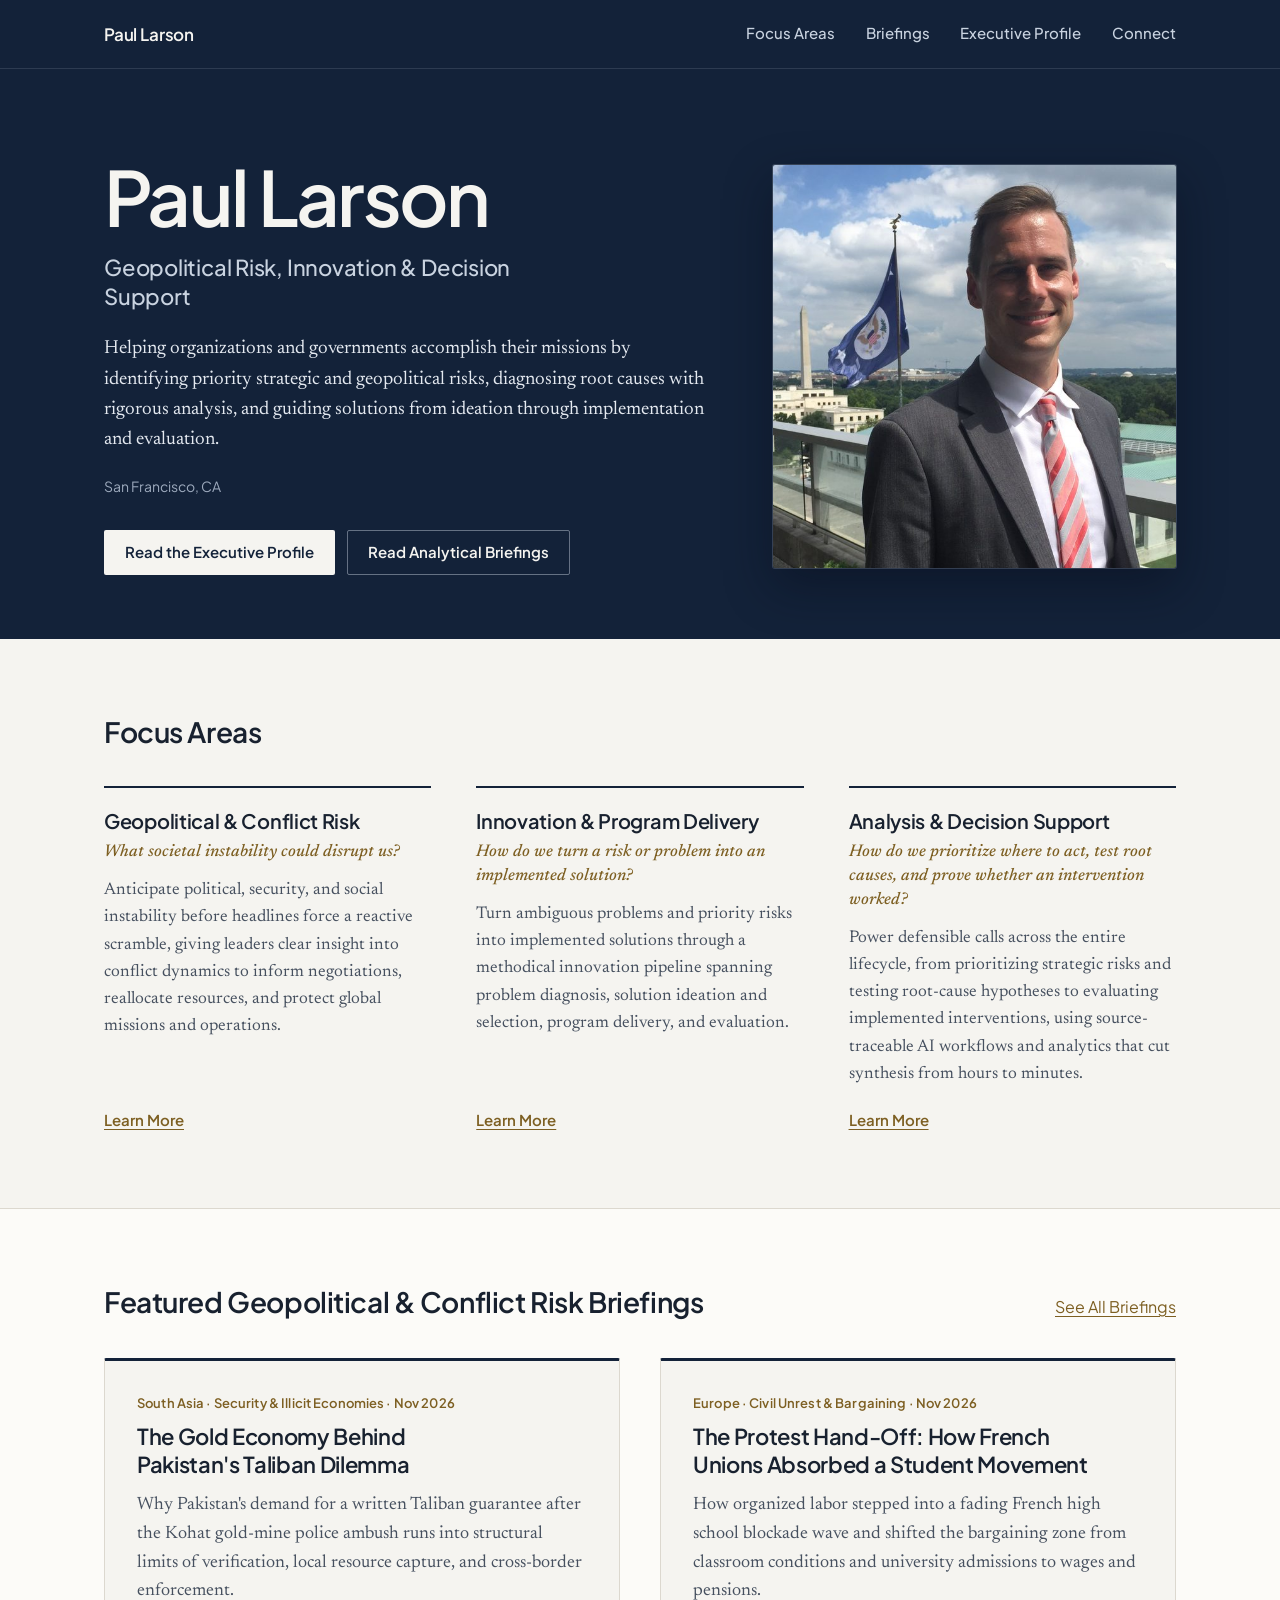
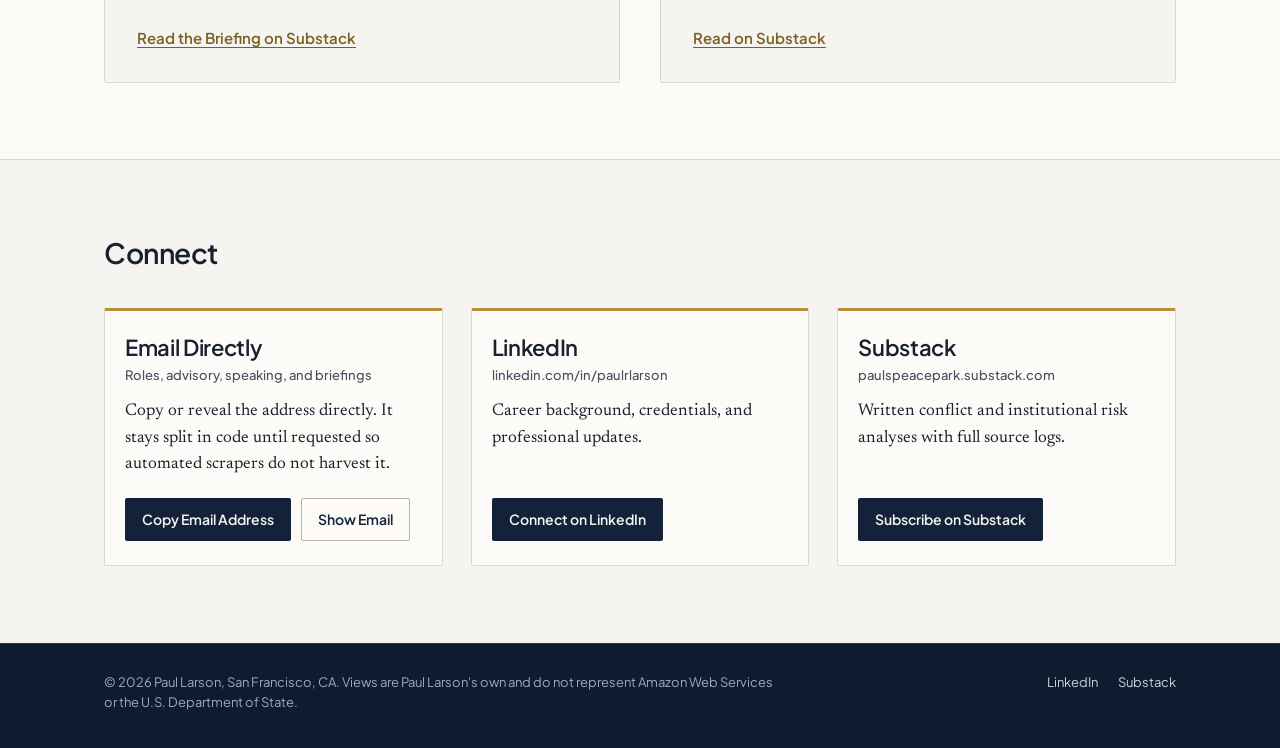
<file: index.html>
<!DOCTYPE html>
<html lang="en">
<head>
  <meta charset="utf-8">
  <meta name="viewport" content="width=device-width, initial-scale=1">
  <title>Paul Larson | Geopolitical Risk, Innovation &amp; Decision Support</title>
  <meta name="description" content="Helping organizations and governments accomplish their missions through strategic and geopolitical risk analysis, methodical innovation, and source-traceable decision support.">
  <meta name="author" content="Paul Larson">
  <meta property="og:title" content="Paul Larson | Geopolitical Risk, Innovation &amp; Decision Support">
  <meta property="og:description" content="Helping organizations and governments accomplish their missions through strategic and geopolitical risk analysis, methodical innovation, and source-traceable decision support.">
  <meta property="og:type" content="website">
  <meta property="og:site_name" content="Paul Larson">
  <meta property="og:image" content="https://paulrlarson.github.io/assets/paul-larson.jpg">
  <meta property="og:url" content="https://paulrlarson.github.io/">
  <meta name="twitter:card" content="summary">
  <meta name="theme-color" content="#132239">
  <link rel="canonical" href="https://paulrlarson.github.io/">
  <link rel="icon" href="assets/favicon.svg" type="image/svg+xml">
  <link rel="preconnect" href="https://fonts.googleapis.com">
  <link rel="preconnect" href="https://fonts.gstatic.com" crossorigin>
  <link rel="stylesheet" href="https://fonts.googleapis.com/css2?family=Newsreader:ital,opsz,wght@0,6..72,400;0,6..72,500;1,6..72,400&amp;family=Plus+Jakarta+Sans:wght@400;500;600&amp;display=swap">
  <link rel="stylesheet" href="assets/styles.css">
  <script>document.documentElement.classList.add("js");</script>
  <script src="site-config.js" defer></script>
  <script src="assets/main.js" defer></script>
</head>
<body>
  <a class="skip-link" href="#main">Skip to Content</a>
  <header class="site-header">
    <div class="wrap">
      <a class="wordmark" href="index.html">Paul Larson</a>
      <button class="nav-toggle" type="button" aria-expanded="false" aria-controls="site-nav">Menu</button>
      <nav id="site-nav" class="site-nav" aria-label="Main">
        <ul>
          <li><a href="methodology.html">Focus Areas</a></li>
          <li><a href="briefings.html">Briefings</a></li>
          <li><a href="about.html">Executive Profile</a></li>
          <li><a href="contact.html">Connect</a></li>
        </ul>
      </nav>
    </div>
  </header>
  <main id="main">
    <section class="hero">
      <div class="wrap">
        <div class="hero-text">
          <h1 class="hero-name">Paul Larson</h1>
          <p class="hero-headline">Geopolitical Risk, Innovation &amp; Decision Support</p>
          <p class="hero-sub">Helping organizations and governments accomplish their missions by identifying priority strategic and geopolitical risks, diagnosing root causes with rigorous analysis, and guiding solutions from ideation through implementation and evaluation.</p>
          <p class="hero-location">San Francisco, CA</p>
          <div class="btn-row">
            <a class="btn btn-light" href="about.html">Read the Executive Profile</a>
            <a class="btn btn-outline-light" href="briefings.html">Read Analytical Briefings</a>
          </div>
        </div>
        <figure class="hero-photo">
          <img src="assets/paul-larson.jpg" srcset="assets/paul-larson-640.jpg 640w, assets/paul-larson.jpg 1200w" sizes="(max-width: 960px) 256px, 480px" width="1200" height="1200" fetchpriority="high" alt="Paul Larson on a rooftop terrace in Washington, DC, with the Washington Monument and a U.S. Department of State flag behind him">
        </figure>
      </div>
    </section>

    <section class="section" aria-labelledby="focus-title">
      <div class="wrap">
        <div class="section-head">
          <h2 id="focus-title">Focus Areas</h2>
        </div>
        <div class="method-columns">
          <article>
            <h3>Geopolitical &amp; Conflict Risk</h3>
            <p class="method-question">What societal instability could disrupt us?</p>
            <p>Anticipate political, security, and social instability before headlines force a reactive scramble, giving leaders clear insight into conflict dynamics to inform negotiations, reallocate resources, and protect global missions and operations.</p>
            <a class="text-link" href="methodology.html#geopolitical-risk" aria-label="Learn more about Geopolitical &amp; Conflict Risk">Learn More</a>
          </article>
          <article>
            <h3>Innovation &amp; Program Delivery</h3>
            <p class="method-question">How do we turn a risk or problem into an implemented solution?</p>
            <p>Turn ambiguous problems and priority risks into implemented solutions through a methodical innovation pipeline spanning problem diagnosis, solution ideation and selection, program delivery, and evaluation.</p>
            <a class="text-link" href="methodology.html#innovation" aria-label="Learn more about Innovation &amp; Program Delivery">Learn More</a>
          </article>
          <article>
            <h3>Analysis &amp; Decision Support</h3>
            <p class="method-question">How do we prioritize where to act, test root causes, and prove whether an intervention worked?</p>
            <p>Power defensible calls across the entire lifecycle, from prioritizing strategic risks and testing root-cause hypotheses to evaluating implemented interventions, using source-traceable AI workflows and analytics that cut synthesis from hours to minutes.</p>
            <a class="text-link" href="methodology.html#decision-support" aria-label="Learn more about Analysis &amp; Decision Support">Learn More</a>
          </article>
        </div>
      </div>
    </section>

    <section class="section section-raised" aria-labelledby="briefings-title">
      <div class="wrap">
        <div class="section-head">
          <h2 id="briefings-title">Featured Geopolitical &amp; Conflict Risk Briefings</h2>
          <a class="text-link" href="briefings.html">See All Briefings</a>
        </div>
        <div class="briefing-grid" data-briefings="featured">
          <noscript><p class="prose">The briefings list requires JavaScript. Read published analyses directly on <a href="https://paulspeacepark.substack.com">Substack</a>.</p></noscript>
        </div>
      </div>
    </section>

    <section class="section connect" aria-labelledby="connect-title">
      <div class="wrap">
        <div class="section-head">
          <h2 id="connect-title">Connect</h2>
        </div>
        <div class="connect-grid">
          <article class="connect-card">
            <h3>Email Directly</h3>
            <p class="connect-id">Roles, advisory, speaking, and briefings</p>
            <p class="connect-desc">Copy or reveal the address directly. It stays split in code until requested so automated scrapers do not harvest it.</p>
            <div class="btn-row">
              <button class="btn btn-dark" type="button" data-email-copy>Copy Email Address</button>
              <button class="btn btn-outline-dark" type="button" data-email-reveal aria-controls="email-out">Show Email</button>
            </div>
            <p id="email-out" class="email-reveal" hidden></p>
            <p id="email-copy-status" class="form-status" role="status" aria-live="polite"></p>
          </article>
          <article class="connect-card">
            <h3>LinkedIn</h3>
            <p class="connect-id" data-linkedin-display></p>
            <p class="connect-desc">Career background, credentials, and professional updates.</p>
            <a class="btn btn-dark" href="https://www.linkedin.com/in/paulrlarson" data-linkedin-link target="_blank" rel="noopener">Connect on LinkedIn</a>
          </article>
          <article class="connect-card">
            <h3>Substack</h3>
            <p class="connect-id" data-substack-display></p>
            <p class="connect-desc">Written conflict and institutional risk analyses with full source logs.</p>
            <a class="btn btn-dark" href="https://paulspeacepark.substack.com/subscribe" data-substack-subscribe target="_blank" rel="noopener">Subscribe on Substack</a>
          </article>
        </div>
      </div>
    </section>
  </main>

  <footer class="site-footer">
    <div class="footer-base">
      <div class="wrap">
        <p>&copy; <span data-year>2026</span> Paul Larson, San Francisco, CA. Views are Paul Larson's own and do not represent Amazon Web Services or the U.S. Department of State.</p>
        <div class="footer-links">
          <a href="https://www.linkedin.com/in/paulrlarson" data-linkedin-link target="_blank" rel="noopener">LinkedIn</a>
          <a href="https://paulspeacepark.substack.com" data-substack-link target="_blank" rel="noopener">Substack</a>
        </div>
      </div>
    </div>
  </footer>
</body>
</html>
</file>
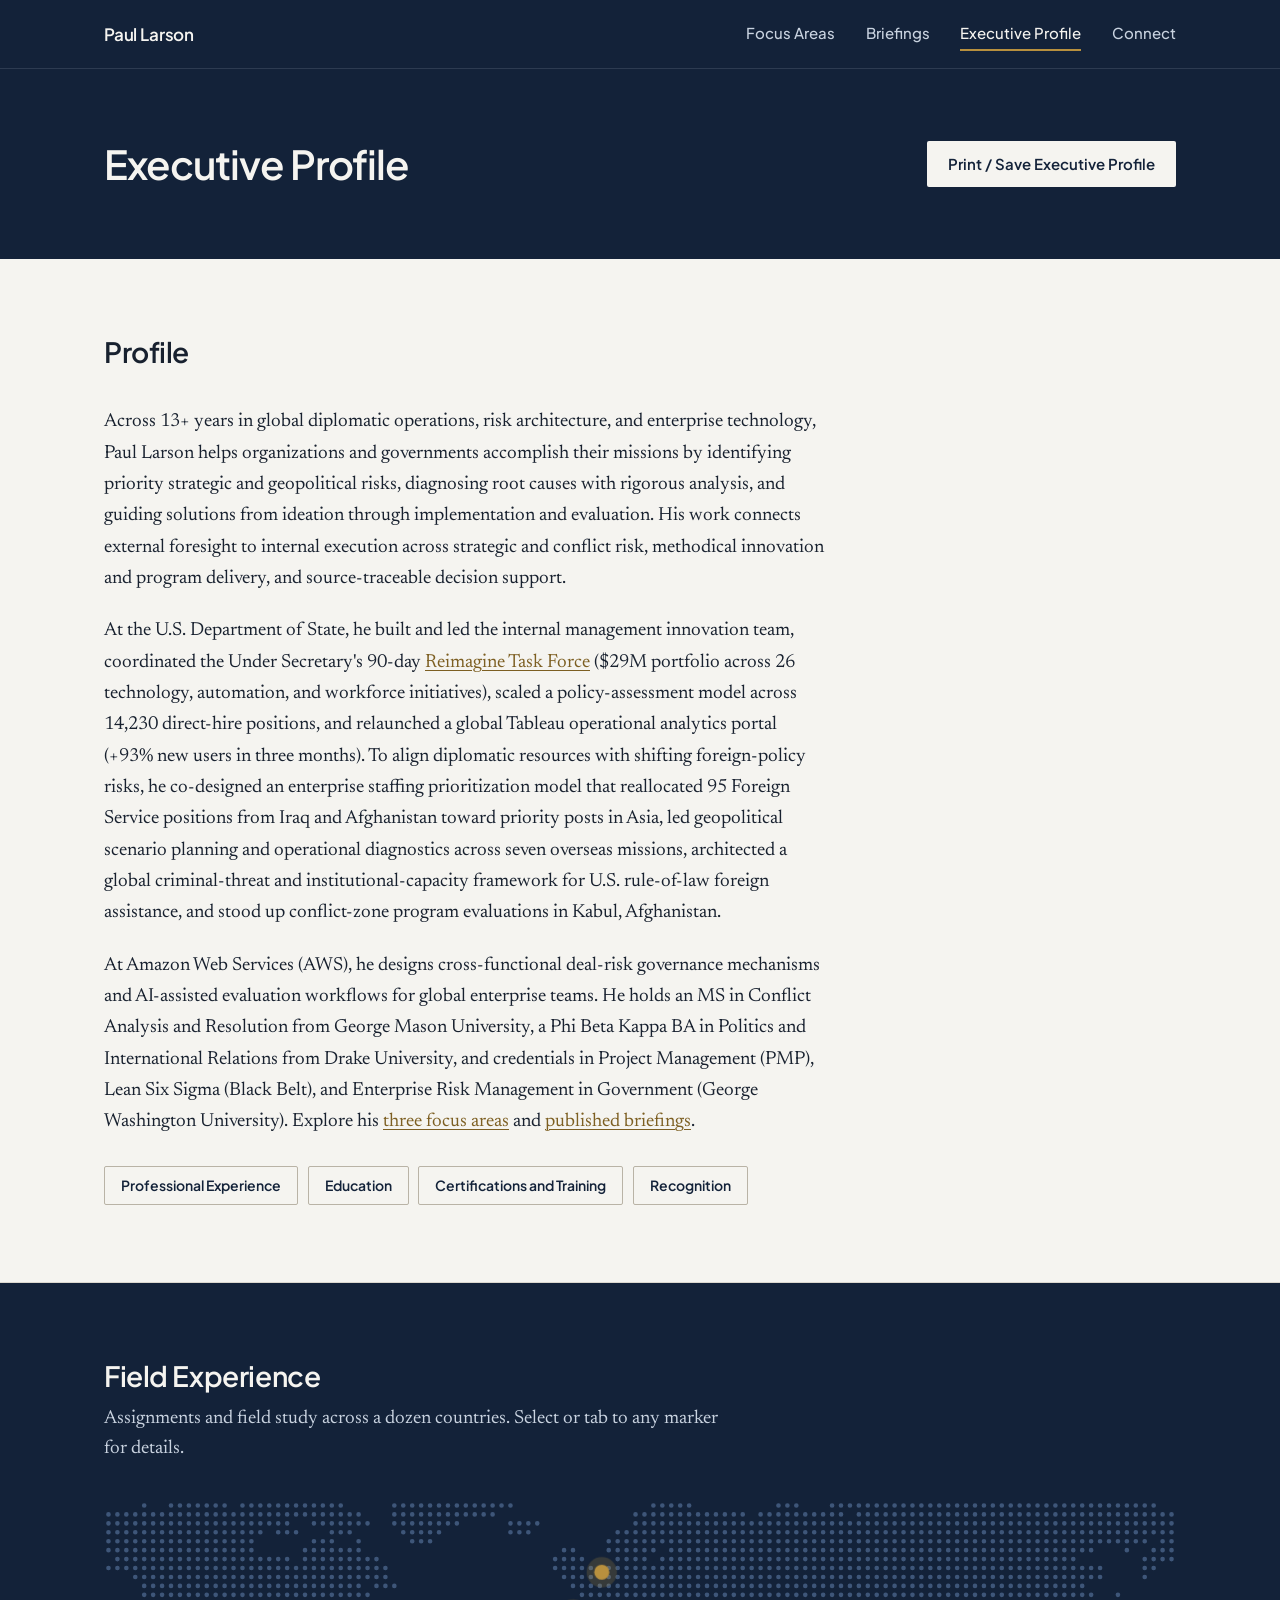
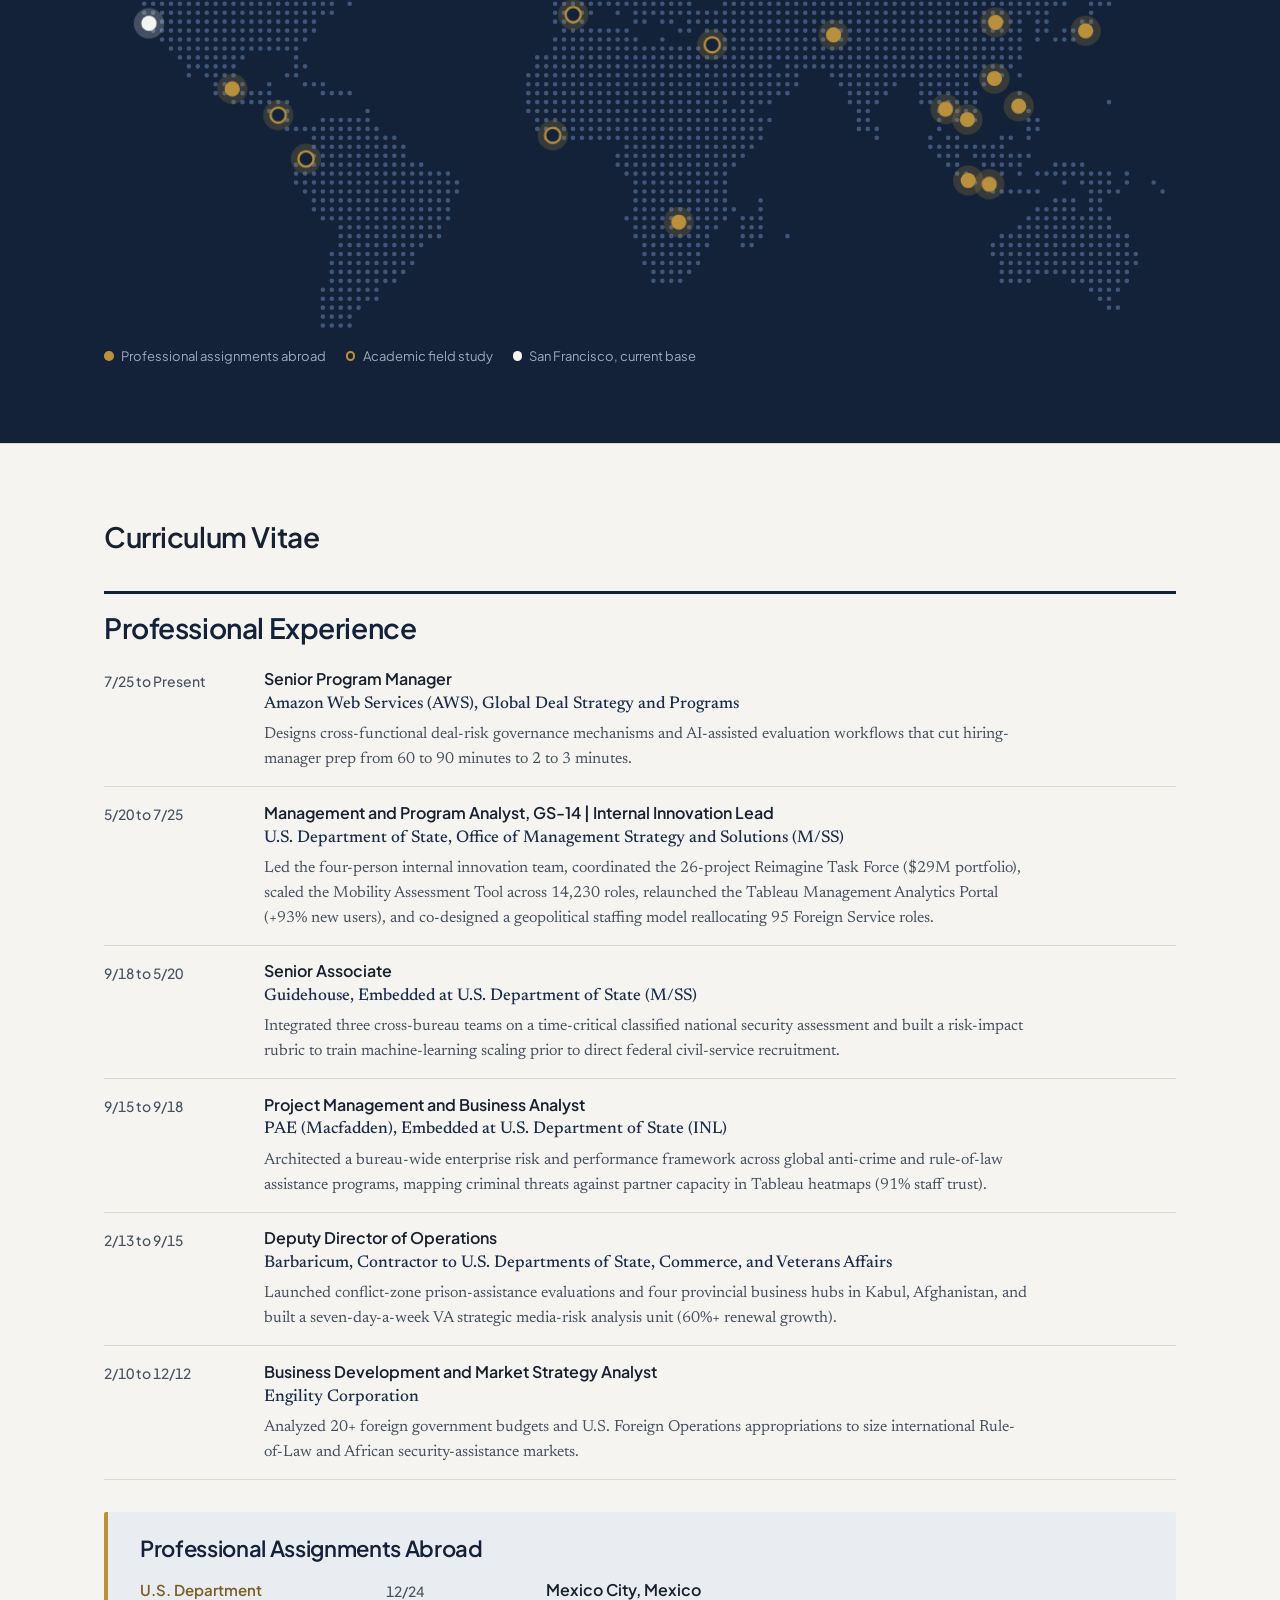
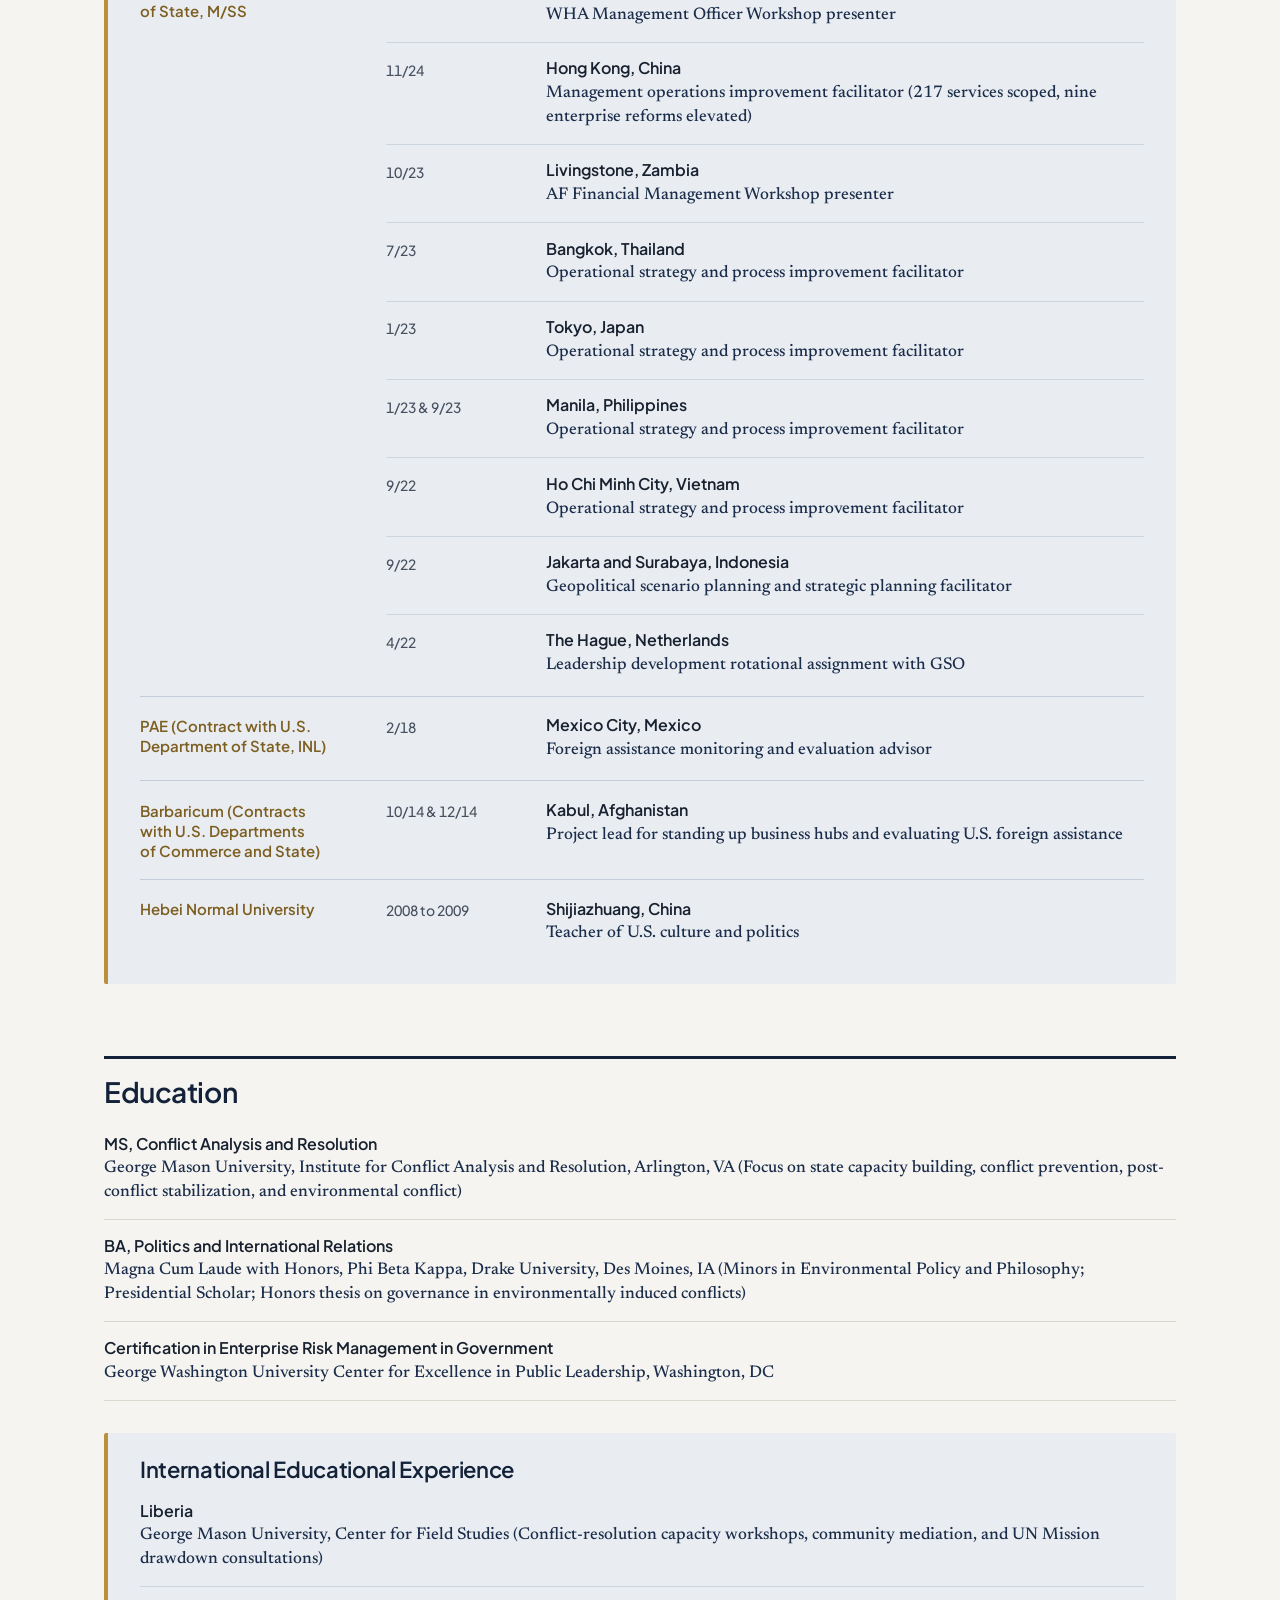
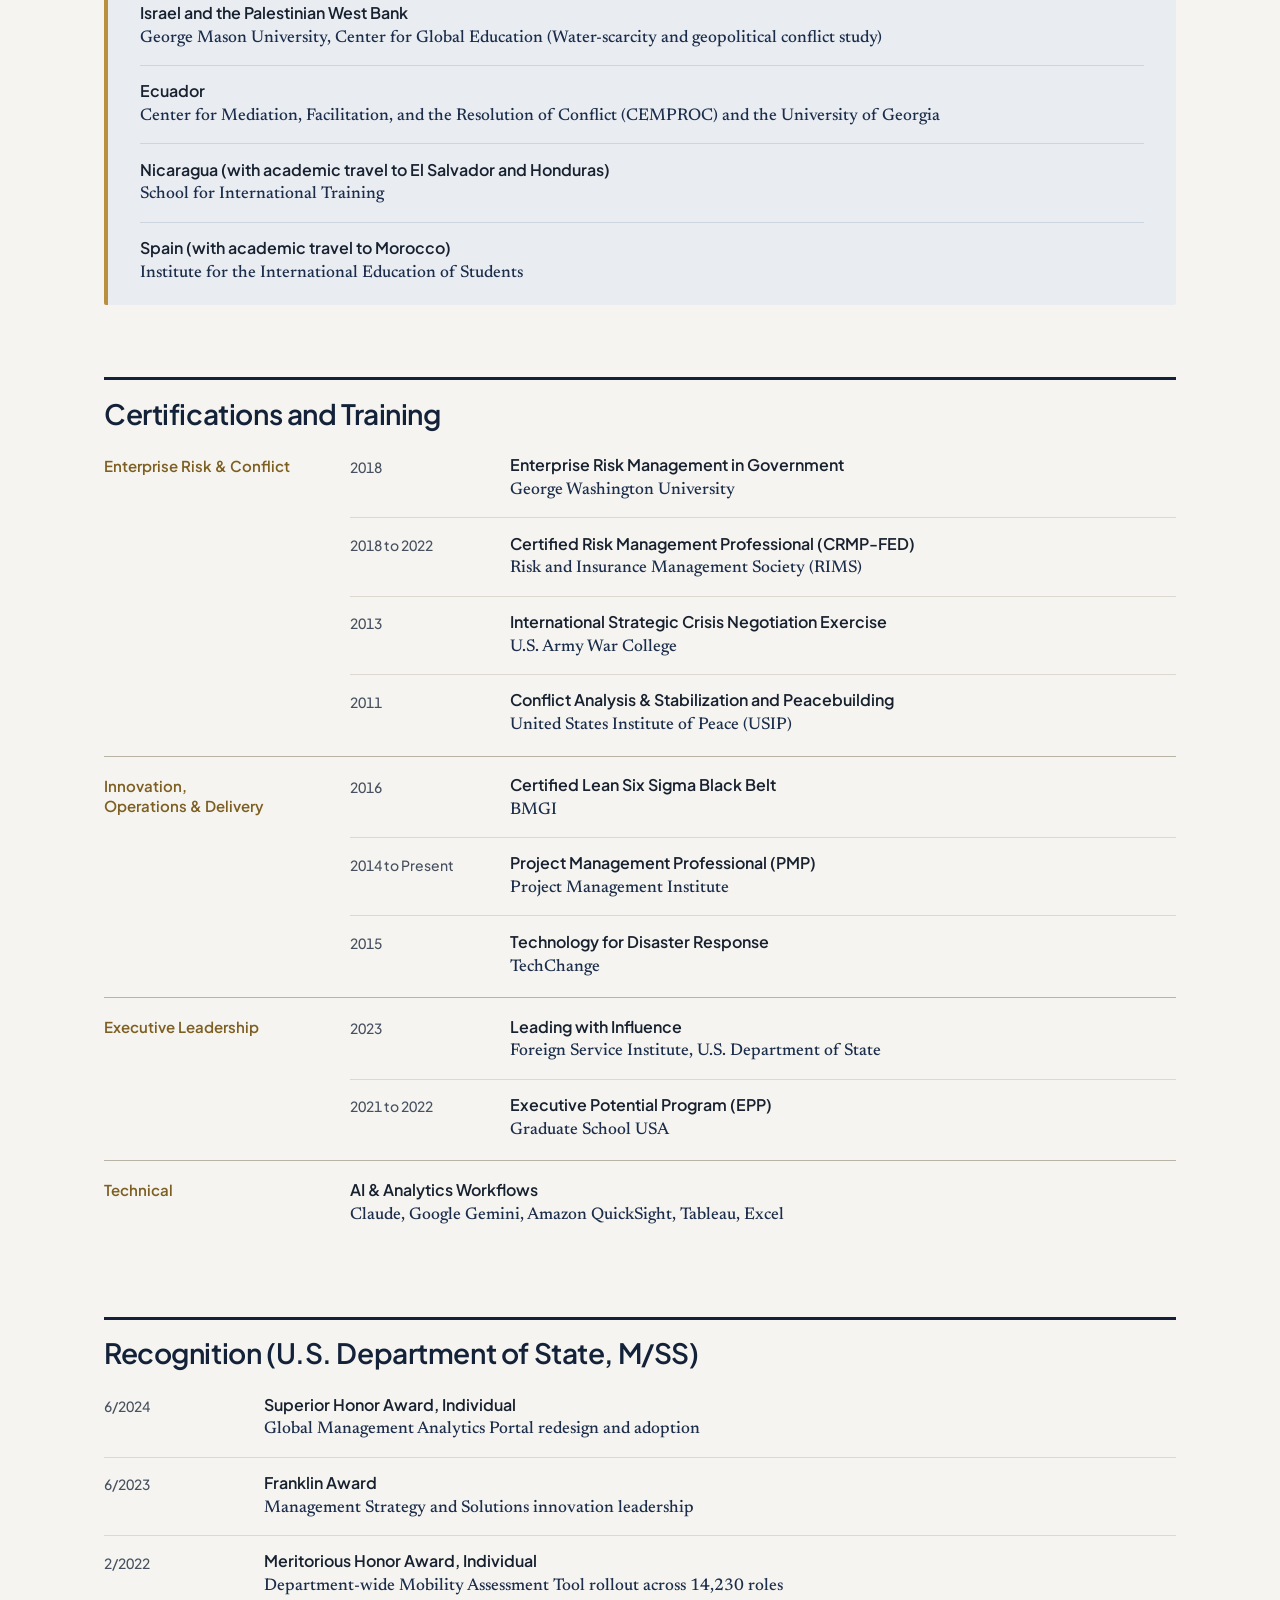
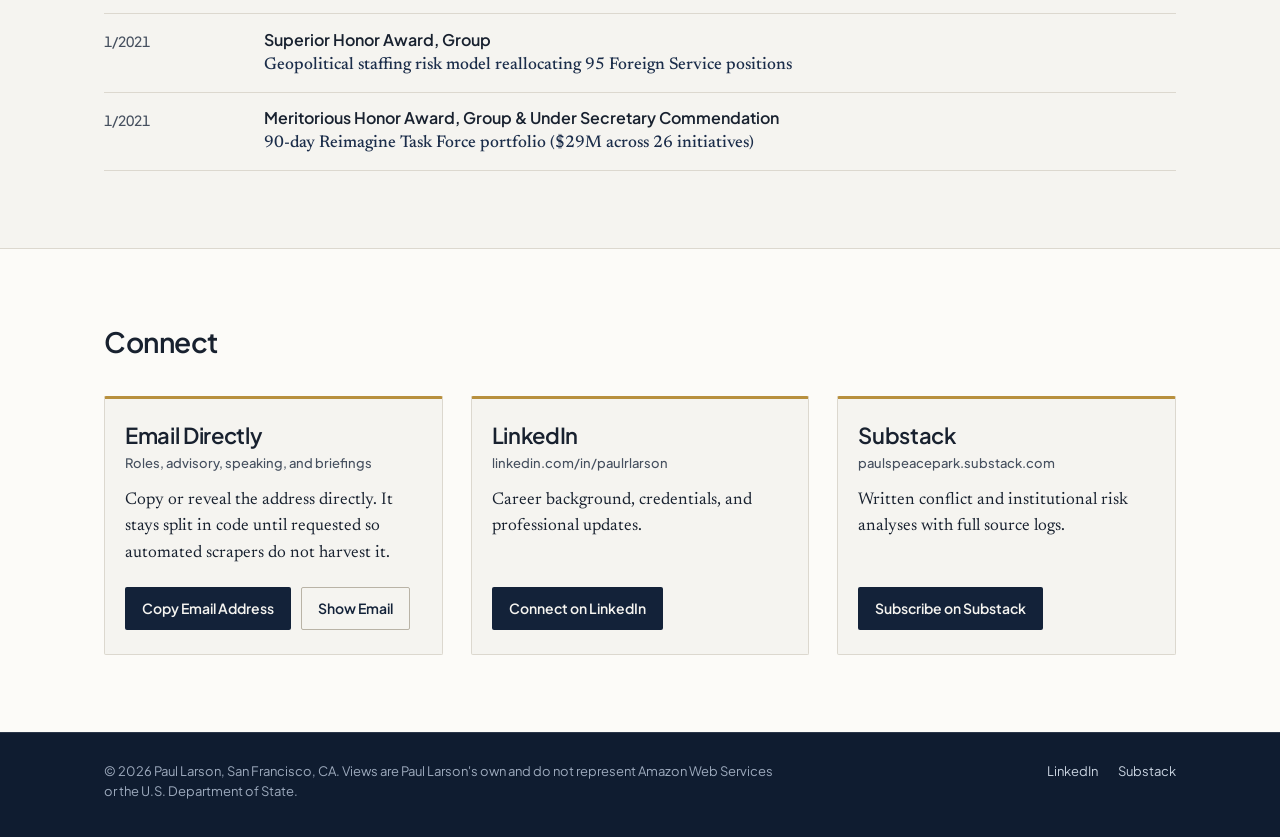
<file: about.html>
<!DOCTYPE html>
<html lang="en">
<head>
  <meta charset="utf-8">
  <meta name="viewport" content="width=device-width, initial-scale=1">
  <title>Executive Profile | Paul Larson</title>
  <meta name="description" content="Executive profile and CV of Paul Larson: 13+ years across AWS and the U.S. Department of State in geopolitical risk, innovation and program delivery, and decision support.">
  <meta name="author" content="Paul Larson">
  <meta property="og:title" content="Executive Profile | Paul Larson">
  <meta property="og:description" content="Executive profile and CV of Paul Larson: 13+ years across AWS and the U.S. Department of State in geopolitical risk, innovation and program delivery, and decision support.">
  <meta property="og:type" content="profile">
  <meta property="og:site_name" content="Paul Larson">
  <meta property="og:image" content="https://paulrlarson.github.io/assets/paul-larson.jpg">
  <meta property="og:url" content="https://paulrlarson.github.io/about.html">
  <meta name="twitter:card" content="summary">
  <meta name="theme-color" content="#132239">
  <link rel="canonical" href="https://paulrlarson.github.io/about.html">
  <link rel="icon" href="assets/favicon.svg" type="image/svg+xml">
  <link rel="preconnect" href="https://fonts.googleapis.com">
  <link rel="preconnect" href="https://fonts.gstatic.com" crossorigin>
  <link rel="stylesheet" href="https://fonts.googleapis.com/css2?family=Newsreader:ital,opsz,wght@0,6..72,400;0,6..72,500;1,6..72,400&amp;family=Plus+Jakarta+Sans:wght@400;500;600&amp;display=swap">
  <link rel="stylesheet" href="assets/styles.css">
  <script>document.documentElement.classList.add("js");</script>
  <script src="site-config.js" defer></script>
  <script src="assets/main.js" defer></script>
</head>
<body>
  <a class="skip-link" href="#main">Skip to Content</a>
  <header class="site-header">
    <div class="wrap">
      <a class="wordmark" href="index.html">Paul Larson</a>
      <button class="nav-toggle" type="button" aria-expanded="false" aria-controls="site-nav">Menu</button>
      <nav id="site-nav" class="site-nav" aria-label="Main">
        <ul>
          <li><a href="methodology.html">Focus Areas</a></li>
          <li><a href="briefings.html">Briefings</a></li>
          <li><a href="about.html" aria-current="page">Executive Profile</a></li>
          <li><a href="contact.html">Connect</a></li>
        </ul>
      </nav>
    </div>
  </header>
  <main id="main">
    <section class="page-head">
      <div class="wrap">
        <div class="print-only">
          <p style="font-size:22pt;font-weight:600;letter-spacing:-0.02em">Paul Larson</p>
          <p class="print-headline">Geopolitical Risk, Innovation &amp; Decision Support</p>
          <p class="print-contact" data-print-contact>San Francisco, CA &nbsp;|&nbsp; linkedin.com/in/paulrlarson</p>
        </div>
        <div class="profile-head-row">
          <h1>Executive Profile</h1>
          <button class="btn btn-light no-print" type="button" data-print>Print / Save Executive Profile</button>
        </div>
      </div>
    </section>

    <section class="section" aria-labelledby="bio-title">
      <div class="wrap">
        <div class="section-head">
          <h2 id="bio-title">Profile</h2>
        </div>
        <div class="prose">
          <p>Across 13+ years in global diplomatic operations, risk architecture, and enterprise technology, Paul Larson helps organizations and governments accomplish their missions by identifying priority strategic and geopolitical risks, diagnosing root causes with rigorous analysis, and guiding solutions from ideation through implementation and evaluation. His work connects external foresight to internal execution across strategic and conflict risk, methodical innovation and program delivery, and source-traceable decision support.</p>
          <p>At the U.S. Department of State, he built and led the internal management innovation team, coordinated the Under Secretary's 90-day <span data-reimagine>Reimagine Task Force</span> ($29M portfolio across 26 technology, automation, and workforce initiatives), scaled a policy-assessment model across 14,230 direct-hire positions, and relaunched a global Tableau operational analytics portal (+93% new users in three months). To align diplomatic resources with shifting foreign-policy risks, he co-designed an enterprise staffing prioritization model that reallocated 95 Foreign Service positions from Iraq and Afghanistan toward priority posts in Asia, led geopolitical scenario planning and operational diagnostics across seven overseas missions, architected a global criminal-threat and institutional-capacity framework for U.S. rule-of-law foreign assistance, and stood up conflict-zone program evaluations in Kabul, Afghanistan.</p>
          <p>At Amazon Web Services (AWS), he designs cross-functional deal-risk governance mechanisms and AI-assisted evaluation workflows for global enterprise teams. He holds an MS in Conflict Analysis and Resolution from George Mason University, a Phi Beta Kappa BA in Politics and International Relations from Drake University, and credentials in Project Management (PMP), Lean Six Sigma (Black Belt), and Enterprise Risk Management in Government (George Washington University). Explore his <a href="methodology.html">three focus areas</a> and <a href="briefings.html">published briefings</a>.</p>
        </div>
        <nav class="cv-jump no-print" aria-label="Curriculum vitae sections">
          <a class="btn btn-outline-dark" href="#cv-experience">Professional Experience</a><a class="btn btn-outline-dark" href="#cv-education">Education</a><a class="btn btn-outline-dark" href="#cv-certifications">Certifications and Training</a><a class="btn btn-outline-dark" href="#cv-recognition">Recognition</a>
        </nav>
      </div>
    </section>

    <section class="section map-band no-print" aria-labelledby="field-title">
      <div class="wrap">
        <div class="section-head">
          <h2 id="field-title">Field Experience</h2>
          <p>Assignments and field study across a dozen countries. Select or tab to any marker for details.</p>
        </div>
        <figure class="field-map">
          <div class="field-map-canvas">
            <img src="assets/world-dots.svg" alt="" width="1200" height="480">
            <svg viewBox="0 0 1200 480" role="group" aria-label="World map of professional assignments and academic field study">
            <g class="pin pin-study" style="--i:0" tabindex="0" role="button" aria-label="Liberia: Academic field study, George Mason University, Center for Field Studies" data-name="Liberia" data-detail="Academic field study, George Mason University, Center for Field Studies"><circle class="pin-halo" cx="502.3" cy="262.3" r="17"/><circle class="pin-dot" cx="502.3" cy="262.3" r="8.5"/><circle class="pin-hit" cx="502.3" cy="262.3" r="20"/></g>
            <g class="pin pin-study" style="--i:0" tabindex="0" role="button" aria-label="Israel and the Palestinian West Bank: Academic field study, George Mason University, Center for Global Education" data-name="Israel and the Palestinian West Bank" data-detail="Academic field study, George Mason University, Center for Global Education"><circle class="pin-halo" cx="680.8" cy="160.9" r="17"/><circle class="pin-dot" cx="680.8" cy="160.9" r="8.5"/><circle class="pin-hit" cx="680.8" cy="160.9" r="20"/></g>
            <g class="pin pin-study" style="--i:0" tabindex="0" role="button" aria-label="Ecuador: Academic field study, Center for Mediation, Facilitation, and the Resolution of Conflict (CEMPROC) and the University of Georgia" data-name="Ecuador" data-detail="Academic field study, Center for Mediation, Facilitation, and the Resolution of Conflict (CEMPROC) and the University of Georgia"><circle class="pin-halo" cx="226.1" cy="288.7" r="17"/><circle class="pin-dot" cx="226.1" cy="288.7" r="8.5"/><circle class="pin-hit" cx="226.1" cy="288.7" r="20"/></g>
            <g class="pin pin-study" style="--i:0" tabindex="0" role="button" aria-label="Nicaragua: Academic field study with travel to El Salvador and Honduras, School for International Training" data-name="Nicaragua" data-detail="Academic field study with travel to El Salvador and Honduras, School for International Training"><circle class="pin-halo" cx="195.0" cy="239.6" r="17"/><circle class="pin-dot" cx="195.0" cy="239.6" r="8.5"/><circle class="pin-hit" cx="195.0" cy="239.6" r="20"/></g>
            <g class="pin pin-study" style="--i:0" tabindex="0" role="button" aria-label="Spain: Academic field study with travel to Morocco, Institute for the International Education of Students" data-name="Spain" data-detail="Academic field study with travel to Morocco, Institute for the International Education of Students"><circle class="pin-halo" cx="525.2" cy="127.2" r="17"/><circle class="pin-dot" cx="525.2" cy="127.2" r="8.5"/><circle class="pin-hit" cx="525.2" cy="127.2" r="20"/></g>
            <g class="pin pin-work" style="--i:1" tabindex="0" role="button" aria-label="Shijiazhuang, China: Teacher of U.S. culture and politics, Hebei Normal University (2008 to 2009)" data-name="Shijiazhuang, China" data-detail="Teacher of U.S. culture and politics, Hebei Normal University (2008 to 2009)"><circle class="pin-halo" cx="998.0" cy="135.8" r="17"/><circle class="pin-dot" cx="998.0" cy="135.8" r="8.5"/><circle class="pin-hit" cx="998.0" cy="135.8" r="20"/></g>
            <g class="pin pin-work" style="--i:2" tabindex="0" role="button" aria-label="Kabul, Afghanistan: Project lead for standing up business hubs and evaluating U.S. foreign assistance, Barbaricum (10/14 and 12/14)" data-name="Kabul, Afghanistan" data-detail="Project lead for standing up business hubs and evaluating U.S. foreign assistance, Barbaricum (10/14 &amp; 12/14)"><circle class="pin-halo" cx="816.7" cy="149.9" r="17"/><circle class="pin-dot" cx="816.7" cy="149.9" r="8.5"/><circle class="pin-hit" cx="816.7" cy="149.9" r="20"/></g>
            <g class="pin pin-work" style="--i:3" tabindex="0" role="button" aria-label="Mexico City, Mexico: Foreign assistance monitoring and evaluation advisor, PAE for State INL (2/18); WHA Management Officer Workshop presenter, State M/SS (12/24)" data-name="Mexico City, Mexico" data-detail="Foreign assistance monitoring and evaluation advisor, PAE for State INL (2/18); WHA Management Officer Workshop presenter, State M/SS (12/24)"><circle class="pin-halo" cx="143.5" cy="210.3" r="17"/><circle class="pin-dot" cx="143.5" cy="210.3" r="8.5"/><circle class="pin-hit" cx="143.5" cy="210.3" r="20"/></g>
            <g class="pin pin-work" style="--i:4" tabindex="0" role="button" aria-label="The Hague, Netherlands: Leadership development rotational assignment with GSO, State M/SS (4/22)" data-name="The Hague, Netherlands" data-detail="Leadership development rotational assignment with GSO, State M/SS (4/22)"><circle class="pin-halo" cx="557.2" cy="79.7" r="17"/><circle class="pin-dot" cx="557.2" cy="79.7" r="8.5"/><circle class="pin-hit" cx="557.2" cy="79.7" r="20"/></g>
            <g class="pin pin-work" style="--i:5" tabindex="0" role="button" aria-label="Jakarta, Indonesia: Scenario planning and strategic planning facilitator, State M/SS (9/22)" data-name="Jakarta, Indonesia" data-detail="Scenario planning and strategic planning facilitator, State M/SS (9/22)"><circle class="pin-halo" cx="967.4" cy="312.8" r="17"/><circle class="pin-dot" cx="967.4" cy="312.8" r="8.5"/><circle class="pin-hit" cx="967.4" cy="312.8" r="20"/></g>
            <g class="pin pin-work" style="--i:5" tabindex="0" role="button" aria-label="Surabaya, Indonesia: Scenario planning and strategic planning facilitator, State M/SS (9/22)" data-name="Surabaya, Indonesia" data-detail="Scenario planning and strategic planning facilitator, State M/SS (9/22)"><circle class="pin-halo" cx="991.0" cy="317.0" r="17"/><circle class="pin-dot" cx="991.0" cy="317.0" r="8.5"/><circle class="pin-hit" cx="991.0" cy="317.0" r="20"/></g>
            <g class="pin pin-work" style="--i:6" tabindex="0" role="button" aria-label="Ho Chi Minh City, Vietnam: Operational strategy and process improvement facilitator, State M/SS (9/22)" data-name="Ho Chi Minh City, Vietnam" data-detail="Operational strategy and process improvement facilitator, State M/SS (9/22)"><circle class="pin-halo" cx="966.5" cy="244.7" r="17"/><circle class="pin-dot" cx="966.5" cy="244.7" r="8.5"/><circle class="pin-hit" cx="966.5" cy="244.7" r="20"/></g>
            <g class="pin pin-work" style="--i:7" tabindex="0" role="button" aria-label="Tokyo, Japan: Operational strategy and process improvement facilitator, State M/SS (1/23)" data-name="Tokyo, Japan" data-detail="Operational strategy and process improvement facilitator, State M/SS (1/23)"><circle class="pin-halo" cx="1098.8" cy="145.3" r="17"/><circle class="pin-dot" cx="1098.8" cy="145.3" r="8.5"/><circle class="pin-hit" cx="1098.8" cy="145.3" r="20"/></g>
            <g class="pin pin-work" style="--i:8" tabindex="0" role="button" aria-label="Manila, Philippines: Operational strategy and process improvement facilitator, State M/SS (1/23 and 9/23)" data-name="Manila, Philippines" data-detail="Operational strategy and process improvement facilitator, State M/SS (1/23 &amp; 9/23)"><circle class="pin-halo" cx="1023.9" cy="229.6" r="17"/><circle class="pin-dot" cx="1023.9" cy="229.6" r="8.5"/><circle class="pin-hit" cx="1023.9" cy="229.6" r="20"/></g>
            <g class="pin pin-work" style="--i:9" tabindex="0" role="button" aria-label="Bangkok, Thailand: Operational strategy and process improvement facilitator, State M/SS (7/23)" data-name="Bangkok, Thailand" data-detail="Operational strategy and process improvement facilitator, State M/SS (7/23)"><circle class="pin-halo" cx="942.0" cy="233.0" r="17"/><circle class="pin-dot" cx="942.0" cy="233.0" r="8.5"/><circle class="pin-hit" cx="942.0" cy="233.0" r="20"/></g>
            <g class="pin pin-work" style="--i:10" tabindex="0" role="button" aria-label="Livingstone, Zambia: AF Financial Management Workshop presenter, State M/SS (10/23)" data-name="Livingstone, Zambia" data-detail="AF Financial Management Workshop presenter, State M/SS (10/23)"><circle class="pin-halo" cx="643.4" cy="359.4" r="17"/><circle class="pin-dot" cx="643.4" cy="359.4" r="8.5"/><circle class="pin-hit" cx="643.4" cy="359.4" r="20"/></g>
            <g class="pin pin-work" style="--i:11" tabindex="0" role="button" aria-label="Hong Kong, China: Management operations improvement facilitator, State M/SS (11/24)" data-name="Hong Kong, China" data-detail="Management operations improvement facilitator, State M/SS (11/24)"><circle class="pin-halo" cx="996.7" cy="198.7" r="17"/><circle class="pin-dot" cx="996.7" cy="198.7" r="8.5"/><circle class="pin-hit" cx="996.7" cy="198.7" r="20"/></g>
            <g class="pin pin-home" style="--i:12" tabindex="0" role="button" aria-label="San Francisco, CA: Current base" data-name="San Francisco, CA" data-detail="Current base"><circle class="pin-halo" cx="50.3" cy="136.9" r="17"/><circle class="pin-dot" cx="50.3" cy="136.9" r="8.5"/><circle class="pin-hit" cx="50.3" cy="136.9" r="20"/></g>
            </svg>
          </div>
          <figcaption>
            <span class="legend-item"><span class="legend-swatch work"></span>Professional assignments abroad</span>
            <span class="legend-item"><span class="legend-swatch study"></span>Academic field study</span>
            <span class="legend-item"><span class="legend-swatch home"></span>San Francisco, current base</span>
            <span class="visually-hidden">Map of Paul Larson's professional assignments abroad in Shijiazhuang, China; Kabul, Afghanistan; Mexico City, Mexico; The Hague, Netherlands; Jakarta, Indonesia; Surabaya, Indonesia; Ho Chi Minh City, Vietnam; Tokyo, Japan; Manila, Philippines; Bangkok, Thailand; Livingstone, Zambia; Hong Kong, China; and academic field study in Liberia; Israel and the Palestinian West Bank; Ecuador; Nicaragua; Spain.</span>
          </figcaption>
        </figure>
      </div>
    </section>

    <section class="section" id="cv" aria-labelledby="cv-title">
      <div class="wrap">
        <div class="section-head">
          <h2 id="cv-title">Curriculum Vitae</h2>
        </div>
        <div class="cv">
        <section class="cv-block" id="cv-experience">
          <h3 class="cv-title">Professional Experience</h3>
          <ul class="ledger">
            <li><span class="when">7/25 to Present</span><span class="what">Senior Program Manager<span class="where">Amazon Web Services (AWS), Global Deal Strategy and Programs</span><span class="impact">Designs cross-functional deal-risk governance mechanisms and AI-assisted evaluation workflows that cut hiring-manager prep from 60 to 90 minutes to 2 to 3 minutes.</span></span></li>
            <li><span class="when">5/20 to 7/25</span><span class="what">Management and Program Analyst, GS-14 | Internal Innovation Lead<span class="where">U.S. Department of State, Office of Management Strategy and Solutions (M/SS)</span><span class="impact">Led the four-person internal innovation team, coordinated the 26-project Reimagine Task Force ($29M portfolio), scaled the Mobility Assessment Tool across 14,230 roles, relaunched the Tableau Management Analytics Portal (+93% new users), and co-designed a geopolitical staffing model reallocating 95 Foreign Service roles.</span></span></li>
            <li><span class="when">9/18 to 5/20</span><span class="what">Senior Associate<span class="where">Guidehouse, Embedded at U.S. Department of State (M/SS)</span><span class="impact">Integrated three cross-bureau teams on a time-critical classified national security assessment and built a risk-impact rubric to train machine-learning scaling prior to direct federal civil-service recruitment.</span></span></li>
            <li><span class="when">9/15 to 9/18</span><span class="what">Project Management and Business Analyst<span class="where">PAE (Macfadden), Embedded at U.S. Department of State (INL)</span><span class="impact">Architected a bureau-wide enterprise risk and performance framework across global anti-crime and rule-of-law assistance programs, mapping criminal threats against partner capacity in Tableau heatmaps (91% staff trust).</span></span></li>
            <li><span class="when">2/13 to 9/15</span><span class="what">Deputy Director of Operations<span class="where">Barbaricum, Contractor to U.S. Departments of State, Commerce, and Veterans Affairs</span><span class="impact">Launched conflict-zone prison-assistance evaluations and four provincial business hubs in Kabul, Afghanistan, and built a seven-day-a-week VA strategic media-risk analysis unit (60%+ renewal growth).</span></span></li>
            <li><span class="when">2/10 to 12/12</span><span class="what">Business Development and Market Strategy Analyst<span class="where">Engility Corporation</span><span class="impact">Analyzed 20+ foreign government budgets and U.S. Foreign Operations appropriations to size international Rule-of-Law and African security-assistance markets.</span></span></li>
          </ul>
          <div class="cv-sub">
            <h4 class="cv-sub-title">Professional Assignments Abroad</h4>
            <div class="cv-group">
            <h5 class="cv-group-label">U.S. Department of State, M/SS</h5>
            <ul class="ledger">
            <li><span class="when">12/24</span><span class="what">Mexico City, Mexico<span class="where">WHA Management Officer Workshop presenter</span></span></li>
            <li><span class="when">11/24</span><span class="what">Hong Kong, China<span class="where">Management operations improvement facilitator (217 services scoped, nine enterprise reforms elevated)</span></span></li>
            <li><span class="when">10/23</span><span class="what">Livingstone, Zambia<span class="where">AF Financial Management Workshop presenter</span></span></li>
            <li><span class="when">7/23</span><span class="what">Bangkok, Thailand<span class="where">Operational strategy and process improvement facilitator</span></span></li>
            <li><span class="when">1/23</span><span class="what">Tokyo, Japan<span class="where">Operational strategy and process improvement facilitator</span></span></li>
            <li><span class="when">1/23 &amp; 9/23</span><span class="what">Manila, Philippines<span class="where">Operational strategy and process improvement facilitator</span></span></li>
            <li><span class="when">9/22</span><span class="what">Ho Chi Minh City, Vietnam<span class="where">Operational strategy and process improvement facilitator</span></span></li>
            <li><span class="when">9/22</span><span class="what">Jakarta and Surabaya, Indonesia<span class="where">Geopolitical scenario planning and strategic planning facilitator</span></span></li>
            <li><span class="when">4/22</span><span class="what">The Hague, Netherlands<span class="where">Leadership development rotational assignment with GSO</span></span></li>
          </ul>
          </div>
          <div class="cv-group">
            <h5 class="cv-group-label">PAE (Contract with U.S. Department of State, INL)</h5>
            <ul class="ledger">
            <li><span class="when">2/18</span><span class="what">Mexico City, Mexico<span class="where">Foreign assistance monitoring and evaluation advisor</span></span></li>
          </ul>
          </div>
          <div class="cv-group">
            <h5 class="cv-group-label">Barbaricum (Contracts with U.S. Departments of Commerce and State)</h5>
            <ul class="ledger">
            <li><span class="when">10/14 &amp; 12/14</span><span class="what">Kabul, Afghanistan<span class="where">Project lead for standing up business hubs and evaluating U.S. foreign assistance</span></span></li>
          </ul>
          </div>
          <div class="cv-group">
            <h5 class="cv-group-label">Hebei Normal University</h5>
            <ul class="ledger">
            <li><span class="when">2008 to 2009</span><span class="what">Shijiazhuang, China<span class="where">Teacher of U.S. culture and politics</span></span></li>
          </ul>
          </div>
          </div>
        </section>
        <section class="cv-block" id="cv-education">
          <h3 class="cv-title">Education</h3>
          <ul class="ledger plain">
            <li><span class="what">MS, Conflict Analysis and Resolution<span class="where">George Mason University, Institute for Conflict Analysis and Resolution, Arlington, VA (Focus on state capacity building, conflict prevention, post-conflict stabilization, and environmental conflict)</span></span></li>
            <li><span class="what">BA, Politics and International Relations<span class="where">Magna Cum Laude with Honors, Phi Beta Kappa, Drake University, Des Moines, IA (Minors in Environmental Policy and Philosophy; Presidential Scholar; Honors thesis on governance in environmentally induced conflicts)</span></span></li>
            <li><span class="what">Certification in Enterprise Risk Management in Government<span class="where">George Washington University Center for Excellence in Public Leadership, Washington, DC</span></span></li>
          </ul>
          <div class="cv-sub">
            <h4 class="cv-sub-title">International Educational Experience</h4>
            <ul class="ledger plain">
            <li><span class="what">Liberia<span class="where">George Mason University, Center for Field Studies (Conflict-resolution capacity workshops, community mediation, and UN Mission drawdown consultations)</span></span></li>
            <li><span class="what">Israel and the Palestinian West Bank<span class="where">George Mason University, Center for Global Education (Water-scarcity and geopolitical conflict study)</span></span></li>
            <li><span class="what">Ecuador<span class="where">Center for Mediation, Facilitation, and the Resolution of Conflict (CEMPROC) and the University of Georgia</span></span></li>
            <li><span class="what">Nicaragua (with academic travel to El Salvador and Honduras)<span class="where">School for International Training</span></span></li>
            <li><span class="what">Spain (with academic travel to Morocco)<span class="where">Institute for the International Education of Students</span></span></li>
          </ul>
          </div>
        </section>
        <section class="cv-block" id="cv-certifications">
          <h3 class="cv-title">Certifications and Training</h3>
          <div class="cv-group">
            <h4 class="cv-group-label">Enterprise Risk &amp; Conflict</h4>
            <ul class="ledger">
            <li><span class="when">2018</span><span class="what">Enterprise Risk Management in Government<span class="where">George Washington University</span></span></li>
            <li><span class="when">2018 to 2022</span><span class="what">Certified Risk Management Professional (CRMP-FED)<span class="where">Risk and Insurance Management Society (RIMS)</span></span></li>
            <li><span class="when">2013</span><span class="what">International Strategic Crisis Negotiation Exercise<span class="where">U.S. Army War College</span></span></li>
            <li><span class="when">2011</span><span class="what">Conflict Analysis &amp; Stabilization and Peacebuilding<span class="where">United States Institute of Peace (USIP)</span></span></li>
          </ul>
          </div>
          <div class="cv-group">
            <h4 class="cv-group-label">Innovation, Operations &amp; Delivery</h4>
            <ul class="ledger">
            <li><span class="when">2016</span><span class="what">Certified Lean Six Sigma Black Belt<span class="where">BMGI</span></span></li>
            <li><span class="when">2014 to Present</span><span class="what">Project Management Professional (PMP)<span class="where">Project Management Institute</span></span></li>
            <li><span class="when">2015</span><span class="what">Technology for Disaster Response<span class="where">TechChange</span></span></li>
          </ul>
          </div>
          <div class="cv-group">
            <h4 class="cv-group-label">Executive Leadership</h4>
            <ul class="ledger">
            <li><span class="when">2023</span><span class="what">Leading with Influence<span class="where">Foreign Service Institute, U.S. Department of State</span></span></li>
            <li><span class="when">2021 to 2022</span><span class="what">Executive Potential Program (EPP)<span class="where">Graduate School USA</span></span></li>
          </ul>
          </div>
          <div class="cv-group">
            <h4 class="cv-group-label">Technical</h4>
            <ul class="ledger plain">
            <li><span class="what">AI &amp; Analytics Workflows<span class="where">Claude, Google Gemini, Amazon QuickSight, Tableau, Excel</span></span></li>
          </ul>
          </div>
        </section>
        <section class="cv-block" id="cv-recognition">
          <h3 class="cv-title">Recognition (U.S. Department of State, M/SS)</h3>
          <ul class="ledger">
            <li><span class="when">6/2024</span><span class="what">Superior Honor Award, Individual<span class="where">Global Management Analytics Portal redesign and adoption</span></span></li>
            <li><span class="when">6/2023</span><span class="what">Franklin Award<span class="where">Management Strategy and Solutions innovation leadership</span></span></li>
            <li><span class="when">2/2022</span><span class="what">Meritorious Honor Award, Individual<span class="where">Department-wide Mobility Assessment Tool rollout across 14,230 roles</span></span></li>
            <li><span class="when">1/2021</span><span class="what">Superior Honor Award, Group<span class="where">Geopolitical staffing risk model reallocating 95 Foreign Service positions</span></span></li>
            <li><span class="when">1/2021</span><span class="what">Meritorious Honor Award, Group &amp; Under Secretary Commendation<span class="where">90-day Reimagine Task Force portfolio ($29M across 26 initiatives)</span></span></li>
          </ul>
        </section>
        </div>
      </div>
    </section>
    <section class="section section-raised connect" aria-labelledby="connect-title">
      <div class="wrap">
        <div class="section-head">
          <h2 id="connect-title">Connect</h2>
        </div>
        <div class="connect-grid">
          <article class="connect-card">
            <h3>Email Directly</h3>
            <p class="connect-id">Roles, advisory, speaking, and briefings</p>
            <p class="connect-desc">Copy or reveal the address directly. It stays split in code until requested so automated scrapers do not harvest it.</p>
            <div class="btn-row">
              <button class="btn btn-dark" type="button" data-email-copy>Copy Email Address</button>
              <button class="btn btn-outline-dark" type="button" data-email-reveal aria-controls="email-out">Show Email</button>
            </div>
            <p id="email-out" class="email-reveal" hidden></p>
            <p id="email-copy-status" class="form-status" role="status" aria-live="polite"></p>
          </article>
          <article class="connect-card">
            <h3>LinkedIn</h3>
            <p class="connect-id" data-linkedin-display></p>
            <p class="connect-desc">Career background, credentials, and professional updates.</p>
            <a class="btn btn-dark" href="https://www.linkedin.com/in/paulrlarson" data-linkedin-link target="_blank" rel="noopener">Connect on LinkedIn</a>
          </article>
          <article class="connect-card">
            <h3>Substack</h3>
            <p class="connect-id" data-substack-display></p>
            <p class="connect-desc">Written conflict and institutional risk analyses with full source logs.</p>
            <a class="btn btn-dark" href="https://paulspeacepark.substack.com/subscribe" data-substack-subscribe target="_blank" rel="noopener">Subscribe on Substack</a>
          </article>
        </div>
      </div>
    </section>
  </main>

  <footer class="site-footer">
    <div class="footer-base">
      <div class="wrap">
        <p>&copy; <span data-year>2026</span> Paul Larson, San Francisco, CA. Views are Paul Larson's own and do not represent Amazon Web Services or the U.S. Department of State.</p>
        <div class="footer-links">
          <a href="https://www.linkedin.com/in/paulrlarson" data-linkedin-link target="_blank" rel="noopener">LinkedIn</a>
          <a href="https://paulspeacepark.substack.com" data-substack-link target="_blank" rel="noopener">Substack</a>
        </div>
      </div>
    </div>
  </footer>
</body>
</html>
</file>
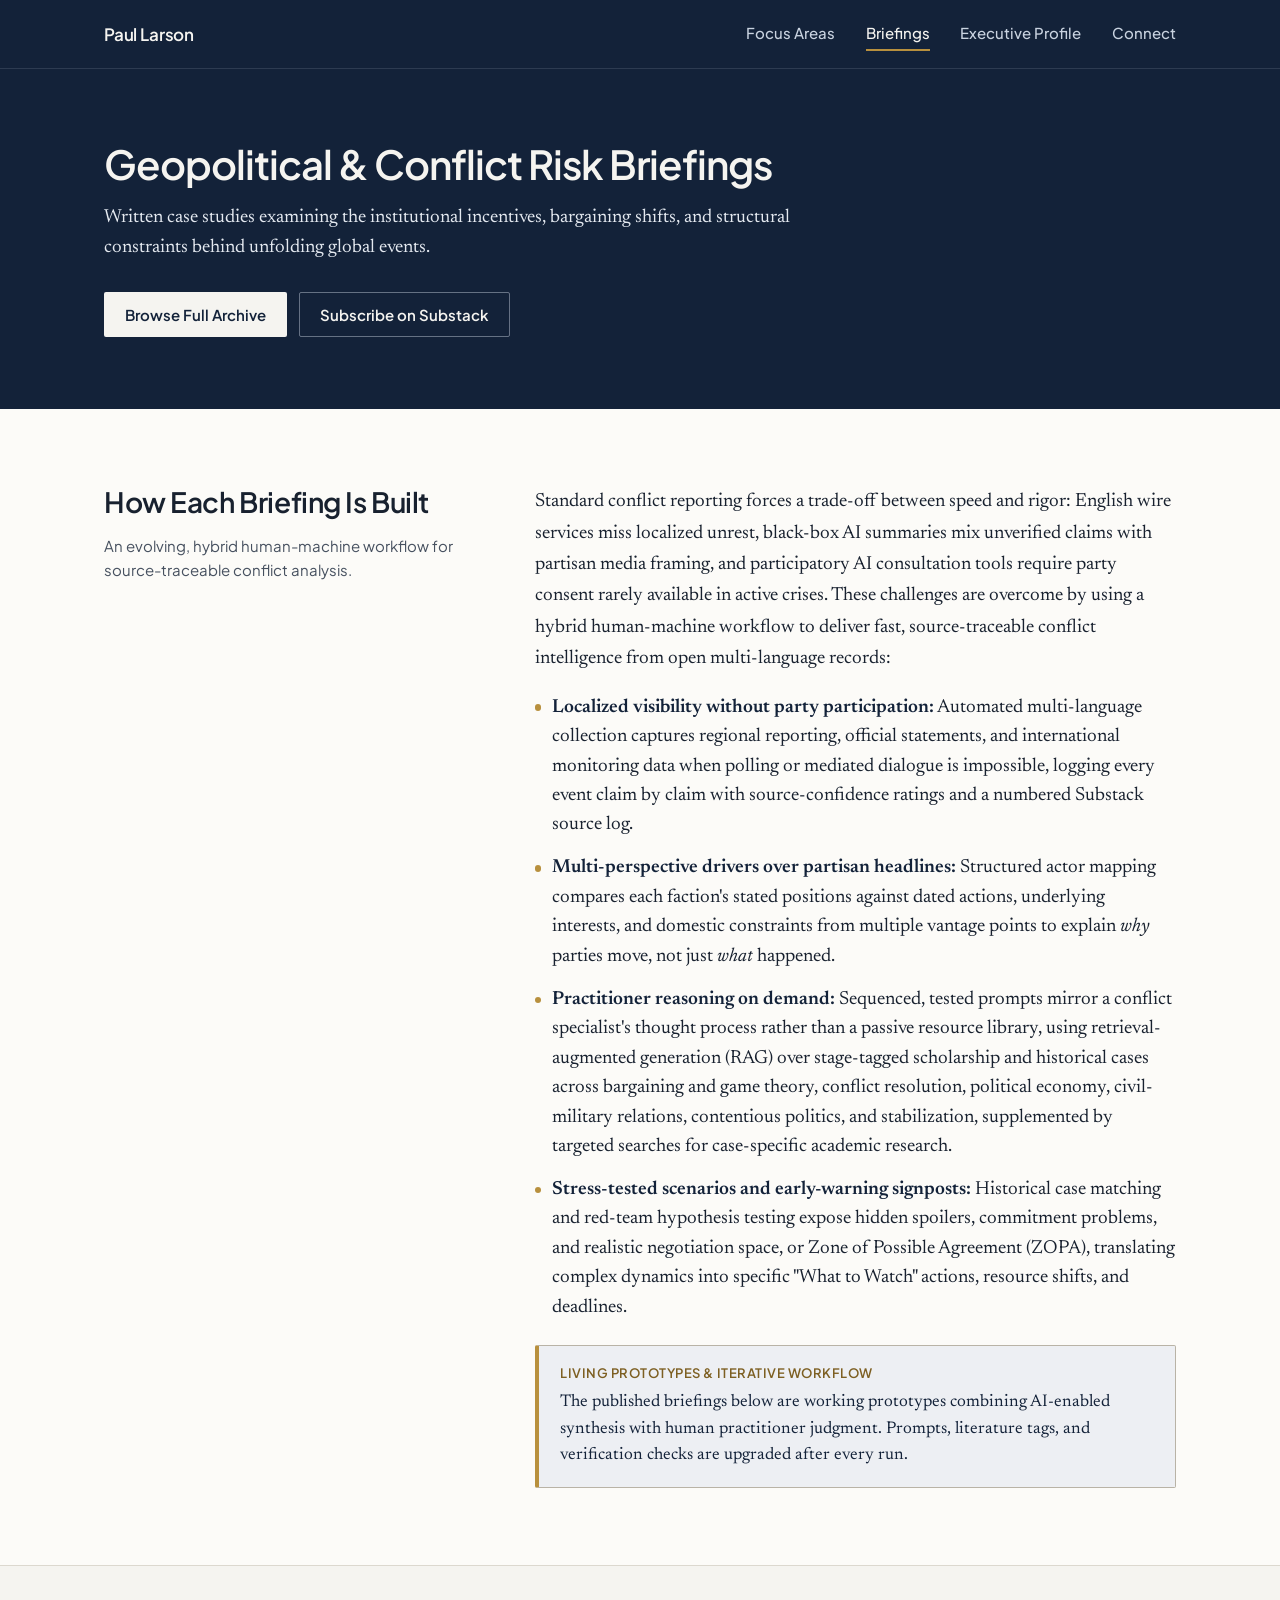
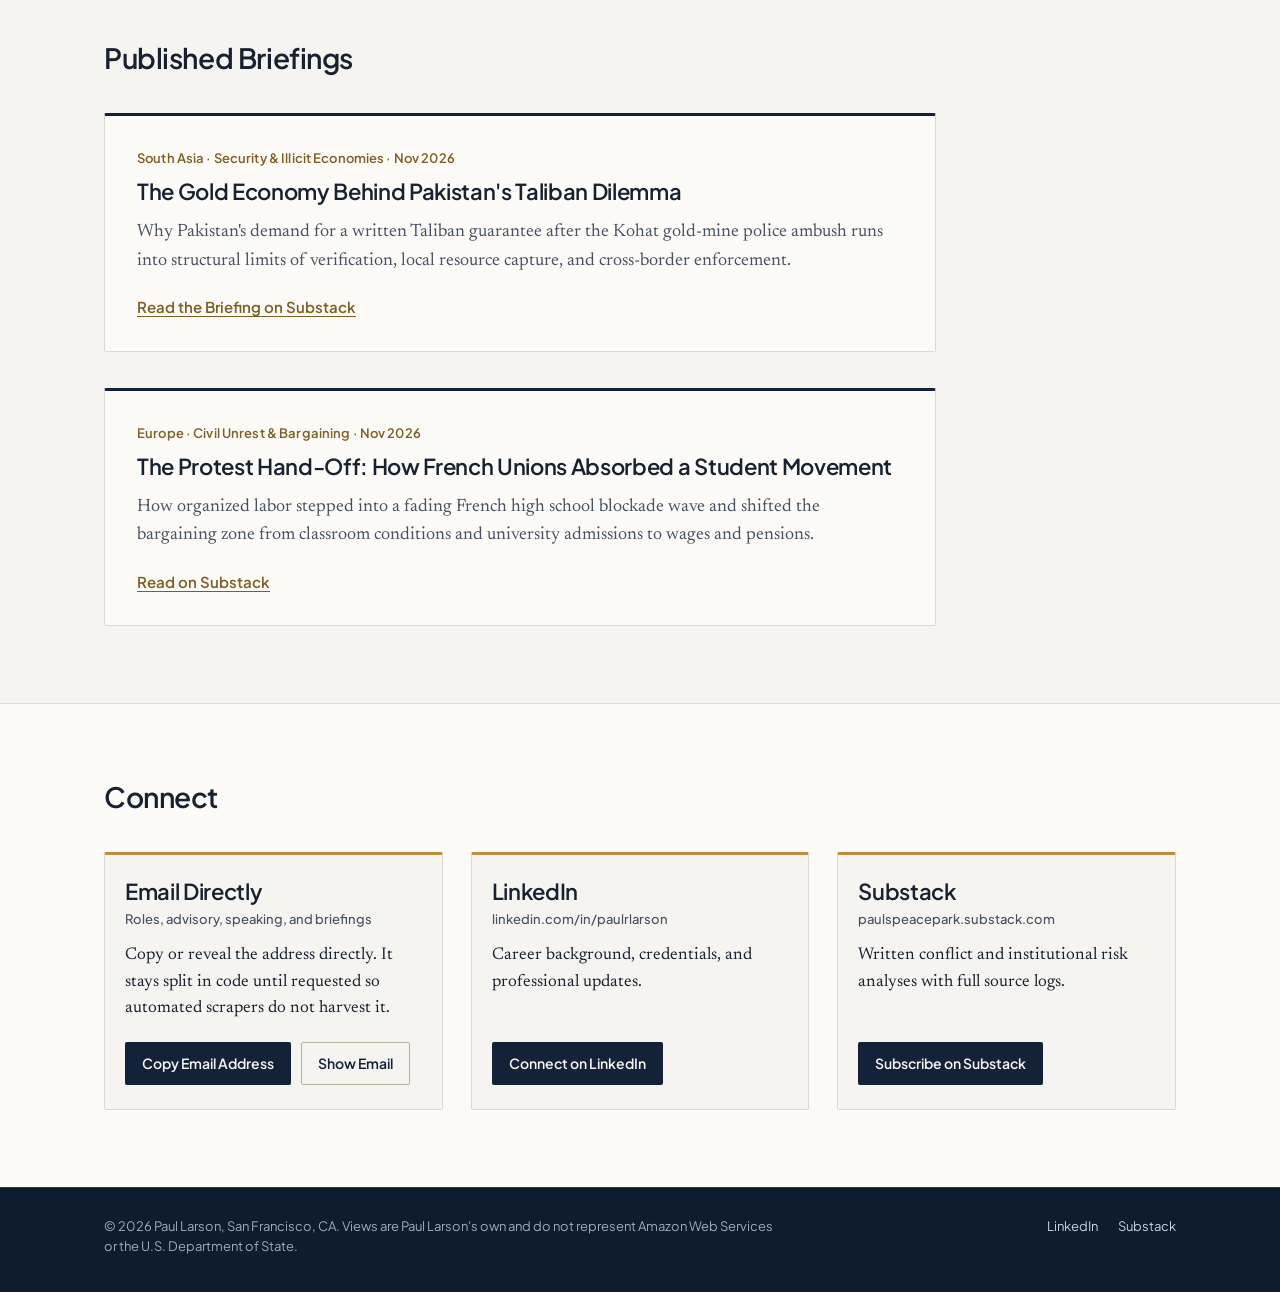
<file: briefings.html>
<!DOCTYPE html>
<html lang="en">
<head>
  <meta charset="utf-8">
  <meta name="viewport" content="width=device-width, initial-scale=1">
  <title>Geopolitical &amp; Conflict Risk Briefings | Paul Larson</title>
  <meta name="description" content="Source-documented geopolitical and conflict risk briefings from Paul Larson on Substack.">
  <meta name="author" content="Paul Larson">
  <meta property="og:title" content="Geopolitical &amp; Conflict Risk Briefings | Paul Larson">
  <meta property="og:description" content="Source-documented conflict analysis briefings from Paul Larson on Substack.">
  <meta property="og:type" content="website">
  <meta property="og:site_name" content="Paul Larson">
  <meta property="og:image" content="https://paulrlarson.github.io/assets/paul-larson.jpg">
  <meta property="og:url" content="https://paulrlarson.github.io/briefings.html">
  <meta name="twitter:card" content="summary">
  <meta name="theme-color" content="#132239">
  <link rel="canonical" href="https://paulrlarson.github.io/briefings.html">
  <link rel="icon" href="assets/favicon.svg" type="image/svg+xml">
  <link rel="preconnect" href="https://fonts.googleapis.com">
  <link rel="preconnect" href="https://fonts.gstatic.com" crossorigin>
  <link rel="stylesheet" href="https://fonts.googleapis.com/css2?family=Newsreader:ital,opsz,wght@0,6..72,400;0,6..72,500;1,6..72,400&amp;family=Plus+Jakarta+Sans:wght@400;500;600&amp;display=swap">
  <link rel="stylesheet" href="assets/styles.css">
  <script>document.documentElement.classList.add("js");</script>
  <script src="site-config.js" defer></script>
  <script src="assets/main.js" defer></script>
</head>
<body>
  <a class="skip-link" href="#main">Skip to Content</a>
  <header class="site-header">
    <div class="wrap">
      <a class="wordmark" href="index.html">Paul Larson</a>
      <button class="nav-toggle" type="button" aria-expanded="false" aria-controls="site-nav">Menu</button>
      <nav id="site-nav" class="site-nav" aria-label="Main">
        <ul>
          <li><a href="methodology.html">Focus Areas</a></li>
          <li><a href="briefings.html" aria-current="page">Briefings</a></li>
          <li><a href="about.html">Executive Profile</a></li>
          <li><a href="contact.html">Connect</a></li>
        </ul>
      </nav>
    </div>
  </header>
  <main id="main">
    <section class="page-head">
      <div class="wrap">
        <h1>Geopolitical &amp; Conflict Risk Briefings</h1>
        <p class="lede">Written case studies examining the institutional incentives, bargaining shifts, and structural constraints behind unfolding global events.</p>
        <div class="btn-row">
          <a class="btn btn-light" href="https://paulspeacepark.substack.com" data-substack-link target="_blank" rel="noopener">Browse Full Archive</a>
          <a class="btn btn-outline-light" href="https://paulspeacepark.substack.com/subscribe" data-substack-subscribe target="_blank" rel="noopener">Subscribe on Substack</a>
        </div>
      </div>
    </section>

    <section class="section overview-block overview-light" id="method" aria-labelledby="method-title">
      <div class="wrap">
        <div>
          <h2 id="method-title">How Each Briefing Is Built</h2>
          <p class="overview-note">An evolving, hybrid human-machine workflow for source-traceable conflict analysis.</p>
        </div>
        <div class="prose">
          <p>Standard conflict reporting forces a trade-off between speed and rigor: English wire services miss localized unrest, black-box AI summaries mix unverified claims with partisan media framing, and participatory AI consultation tools require party consent rarely available in active crises. These challenges are overcome by using a hybrid human-machine workflow to deliver fast, source-traceable conflict intelligence from open multi-language records:</p>
          <ul class="record-list">
            <li><strong>Localized visibility without party participation:</strong> Automated multi-language collection captures regional reporting, official statements, and international monitoring data when polling or mediated dialogue is impossible, logging every event claim by claim with source-confidence ratings and a numbered Substack source log.</li>
            <li><strong>Multi-perspective drivers over partisan headlines:</strong> Structured actor mapping compares each faction's stated positions against dated actions, underlying interests, and domestic constraints from multiple vantage points to explain <em>why</em> parties move, not just <em>what</em> happened.</li>
            <li><strong>Practitioner reasoning on demand:</strong> Sequenced, tested prompts mirror a conflict specialist's thought process rather than a passive resource library, using retrieval-augmented generation (RAG) over stage-tagged scholarship and historical cases across bargaining and game theory, conflict resolution, political economy, civil-military relations, contentious politics, and stabilization, supplemented by targeted searches for case-specific academic research.</li>
            <li><strong>Stress-tested scenarios and early-warning signposts:</strong> Historical case matching and red-team hypothesis testing expose hidden spoilers, commitment problems, and realistic negotiation space, or Zone of Possible Agreement (ZOPA), translating complex dynamics into specific "What to Watch" actions, resource shifts, and deadlines.</li>
          </ul>
          <aside class="method-callout" aria-label="Prototype and workflow status">
            <strong>Living Prototypes &amp; Iterative Workflow</strong>
            <p>The published briefings below are working prototypes combining AI-enabled synthesis with human practitioner judgment. Prompts, literature tags, and verification checks are upgraded after every run.</p>
          </aside>
        </div>
      </div>
    </section>

    <section class="section" aria-labelledby="published-title">
      <div class="wrap">
        <div class="section-head">
          <h2 id="published-title">Published Briefings</h2>
        </div>
        <div class="briefing-list" data-briefings="all">
          <noscript><p class="prose">The briefings list requires JavaScript. Read every briefing directly on <a href="https://paulspeacepark.substack.com">Substack</a>.</p></noscript>
        </div>
      </div>
    </section>

    <section class="section section-raised connect" aria-labelledby="connect-title">
      <div class="wrap">
        <div class="section-head">
          <h2 id="connect-title">Connect</h2>
        </div>
        <div class="connect-grid">
          <article class="connect-card">
            <h3>Email Directly</h3>
            <p class="connect-id">Roles, advisory, speaking, and briefings</p>
            <p class="connect-desc">Copy or reveal the address directly. It stays split in code until requested so automated scrapers do not harvest it.</p>
            <div class="btn-row">
              <button class="btn btn-dark" type="button" data-email-copy>Copy Email Address</button>
              <button class="btn btn-outline-dark" type="button" data-email-reveal aria-controls="email-out">Show Email</button>
            </div>
            <p id="email-out" class="email-reveal" hidden></p>
            <p id="email-copy-status" class="form-status" role="status" aria-live="polite"></p>
          </article>
          <article class="connect-card">
            <h3>LinkedIn</h3>
            <p class="connect-id" data-linkedin-display></p>
            <p class="connect-desc">Career background, credentials, and professional updates.</p>
            <a class="btn btn-dark" href="https://www.linkedin.com/in/paulrlarson" data-linkedin-link target="_blank" rel="noopener">Connect on LinkedIn</a>
          </article>
          <article class="connect-card">
            <h3>Substack</h3>
            <p class="connect-id" data-substack-display></p>
            <p class="connect-desc">Written conflict and institutional risk analyses with full source logs.</p>
            <a class="btn btn-dark" href="https://paulspeacepark.substack.com/subscribe" data-substack-subscribe target="_blank" rel="noopener">Subscribe on Substack</a>
          </article>
        </div>
      </div>
    </section>
  </main>

  <footer class="site-footer">
    <div class="footer-base">
      <div class="wrap">
        <p>&copy; <span data-year>2026</span> Paul Larson, San Francisco, CA. Views are Paul Larson's own and do not represent Amazon Web Services or the U.S. Department of State.</p>
        <div class="footer-links">
          <a href="https://www.linkedin.com/in/paulrlarson" data-linkedin-link target="_blank" rel="noopener">LinkedIn</a>
          <a href="https://paulspeacepark.substack.com" data-substack-link target="_blank" rel="noopener">Substack</a>
        </div>
      </div>
    </div>
  </footer>
</body>
</html>
</file>
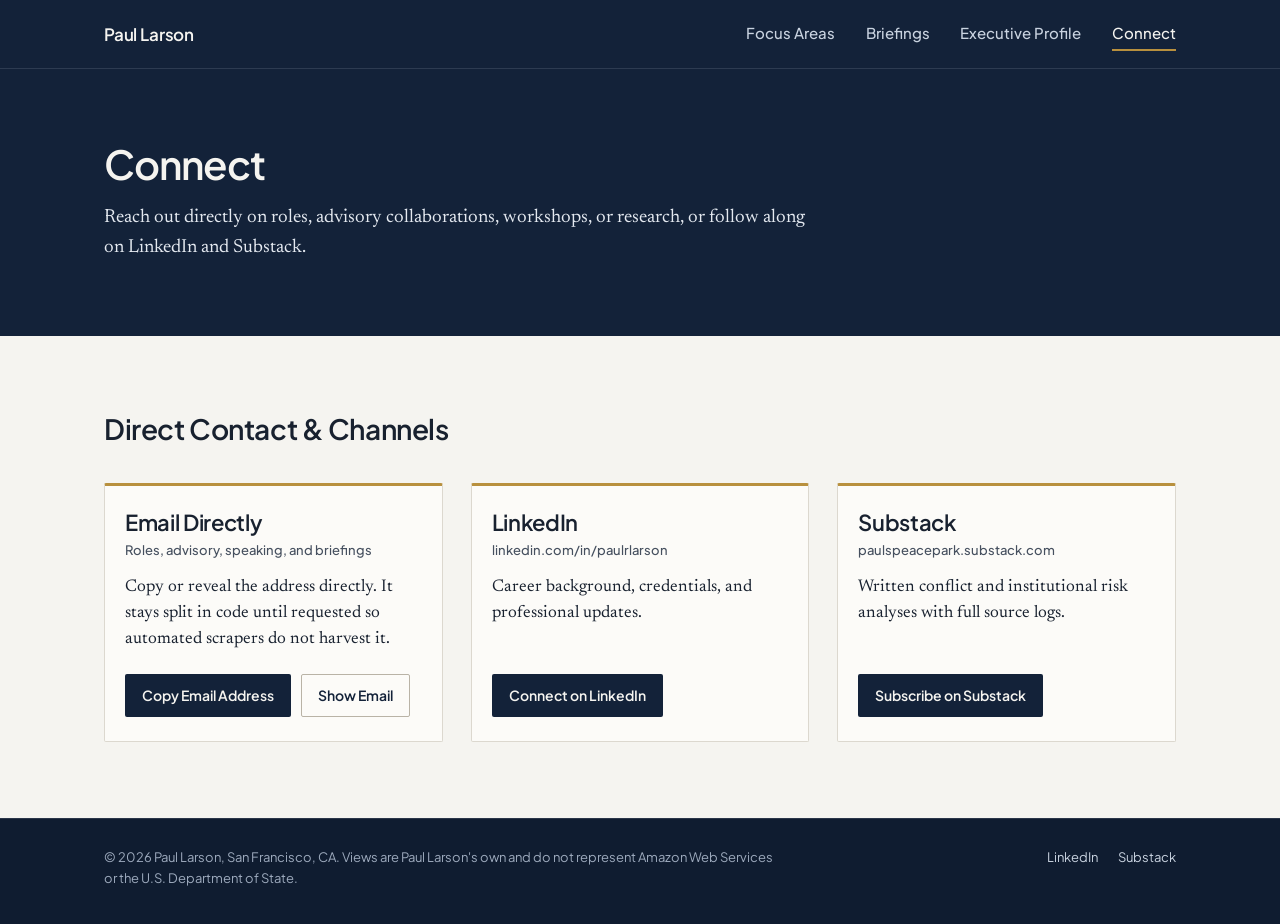
<file: contact.html>
<!DOCTYPE html>
<html lang="en">
<head>
  <meta charset="utf-8">
  <meta name="viewport" content="width=device-width, initial-scale=1">
  <title>Connect | Paul Larson</title>
  <meta name="description" content="Reach Paul Larson directly by email on roles, advisory collaborations, workshops, or research, or connect on LinkedIn and Substack.">
  <meta name="author" content="Paul Larson">
  <meta property="og:title" content="Connect | Paul Larson">
  <meta property="og:description" content="Reach Paul Larson directly by email on roles, advisory collaborations, workshops, or research, or connect on LinkedIn and Substack.">
  <meta property="og:type" content="website">
  <meta property="og:site_name" content="Paul Larson">
  <meta property="og:image" content="https://paulrlarson.github.io/assets/paul-larson.jpg">
  <meta property="og:url" content="https://paulrlarson.github.io/contact.html">
  <meta name="twitter:card" content="summary">
  <meta name="theme-color" content="#132239">
  <link rel="canonical" href="https://paulrlarson.github.io/contact.html">
  <link rel="icon" href="assets/favicon.svg" type="image/svg+xml">
  <link rel="preconnect" href="https://fonts.googleapis.com">
  <link rel="preconnect" href="https://fonts.gstatic.com" crossorigin>
  <link rel="stylesheet" href="https://fonts.googleapis.com/css2?family=Newsreader:ital,opsz,wght@0,6..72,400;0,6..72,500;1,6..72,400&amp;family=Plus+Jakarta+Sans:wght@400;500;600&amp;display=swap">
  <link rel="stylesheet" href="assets/styles.css">
  <script>document.documentElement.classList.add("js");</script>
  <script src="site-config.js" defer></script>
  <script src="assets/main.js" defer></script>
</head>
<body>
  <a class="skip-link" href="#main">Skip to Content</a>
  <header class="site-header">
    <div class="wrap">
      <a class="wordmark" href="index.html">Paul Larson</a>
      <button class="nav-toggle" type="button" aria-expanded="false" aria-controls="site-nav">Menu</button>
      <nav id="site-nav" class="site-nav" aria-label="Main">
        <ul>
          <li><a href="methodology.html">Focus Areas</a></li>
          <li><a href="briefings.html">Briefings</a></li>
          <li><a href="about.html">Executive Profile</a></li>
          <li><a href="contact.html" aria-current="page">Connect</a></li>
        </ul>
      </nav>
    </div>
  </header>
  <main id="main">
    <section class="page-head">
      <div class="wrap">
        <h1>Connect</h1>
        <p class="lede">Reach out directly on roles, advisory collaborations, workshops, or research, or follow along on LinkedIn and Substack.</p>
      </div>
    </section>

    <section class="section connect" id="inquiry" aria-labelledby="connect-title">
      <div class="wrap">
        <div class="section-head">
          <h2 id="connect-title">Direct Contact &amp; Channels</h2>
        </div>
        <div class="connect-grid">
          <article class="connect-card">
            <h3>Email Directly</h3>
            <p class="connect-id">Roles, advisory, speaking, and briefings</p>
            <p class="connect-desc">Copy or reveal the address directly. It stays split in code until requested so automated scrapers do not harvest it.</p>
            <div class="btn-row">
              <button class="btn btn-dark" type="button" data-email-copy>Copy Email Address</button>
              <button class="btn btn-outline-dark" type="button" data-email-reveal aria-controls="email-out">Show Email</button>
            </div>
            <p id="email-out" class="email-reveal" hidden></p>
            <p id="email-copy-status" class="form-status" role="status" aria-live="polite"></p>
          </article>
          <article class="connect-card">
            <h3>LinkedIn</h3>
            <p class="connect-id" data-linkedin-display></p>
            <p class="connect-desc">Career background, credentials, and professional updates.</p>
            <a class="btn btn-dark" href="https://www.linkedin.com/in/paulrlarson" data-linkedin-link target="_blank" rel="noopener">Connect on LinkedIn</a>
          </article>
          <article class="connect-card">
            <h3>Substack</h3>
            <p class="connect-id" data-substack-display></p>
            <p class="connect-desc">Written conflict and institutional risk analyses with full source logs.</p>
            <a class="btn btn-dark" href="https://paulspeacepark.substack.com/subscribe" data-substack-subscribe target="_blank" rel="noopener">Subscribe on Substack</a>
          </article>
        </div>
      </div>
    </section>
  </main>

  <footer class="site-footer">
    <div class="footer-base">
      <div class="wrap">
        <p>&copy; <span data-year>2026</span> Paul Larson, San Francisco, CA. Views are Paul Larson's own and do not represent Amazon Web Services or the U.S. Department of State.</p>
        <div class="footer-links">
          <a href="https://www.linkedin.com/in/paulrlarson" data-linkedin-link target="_blank" rel="noopener">LinkedIn</a>
          <a href="https://paulspeacepark.substack.com" data-substack-link target="_blank" rel="noopener">Substack</a>
        </div>
      </div>
    </div>
  </footer>
</body>
</html>
</file>
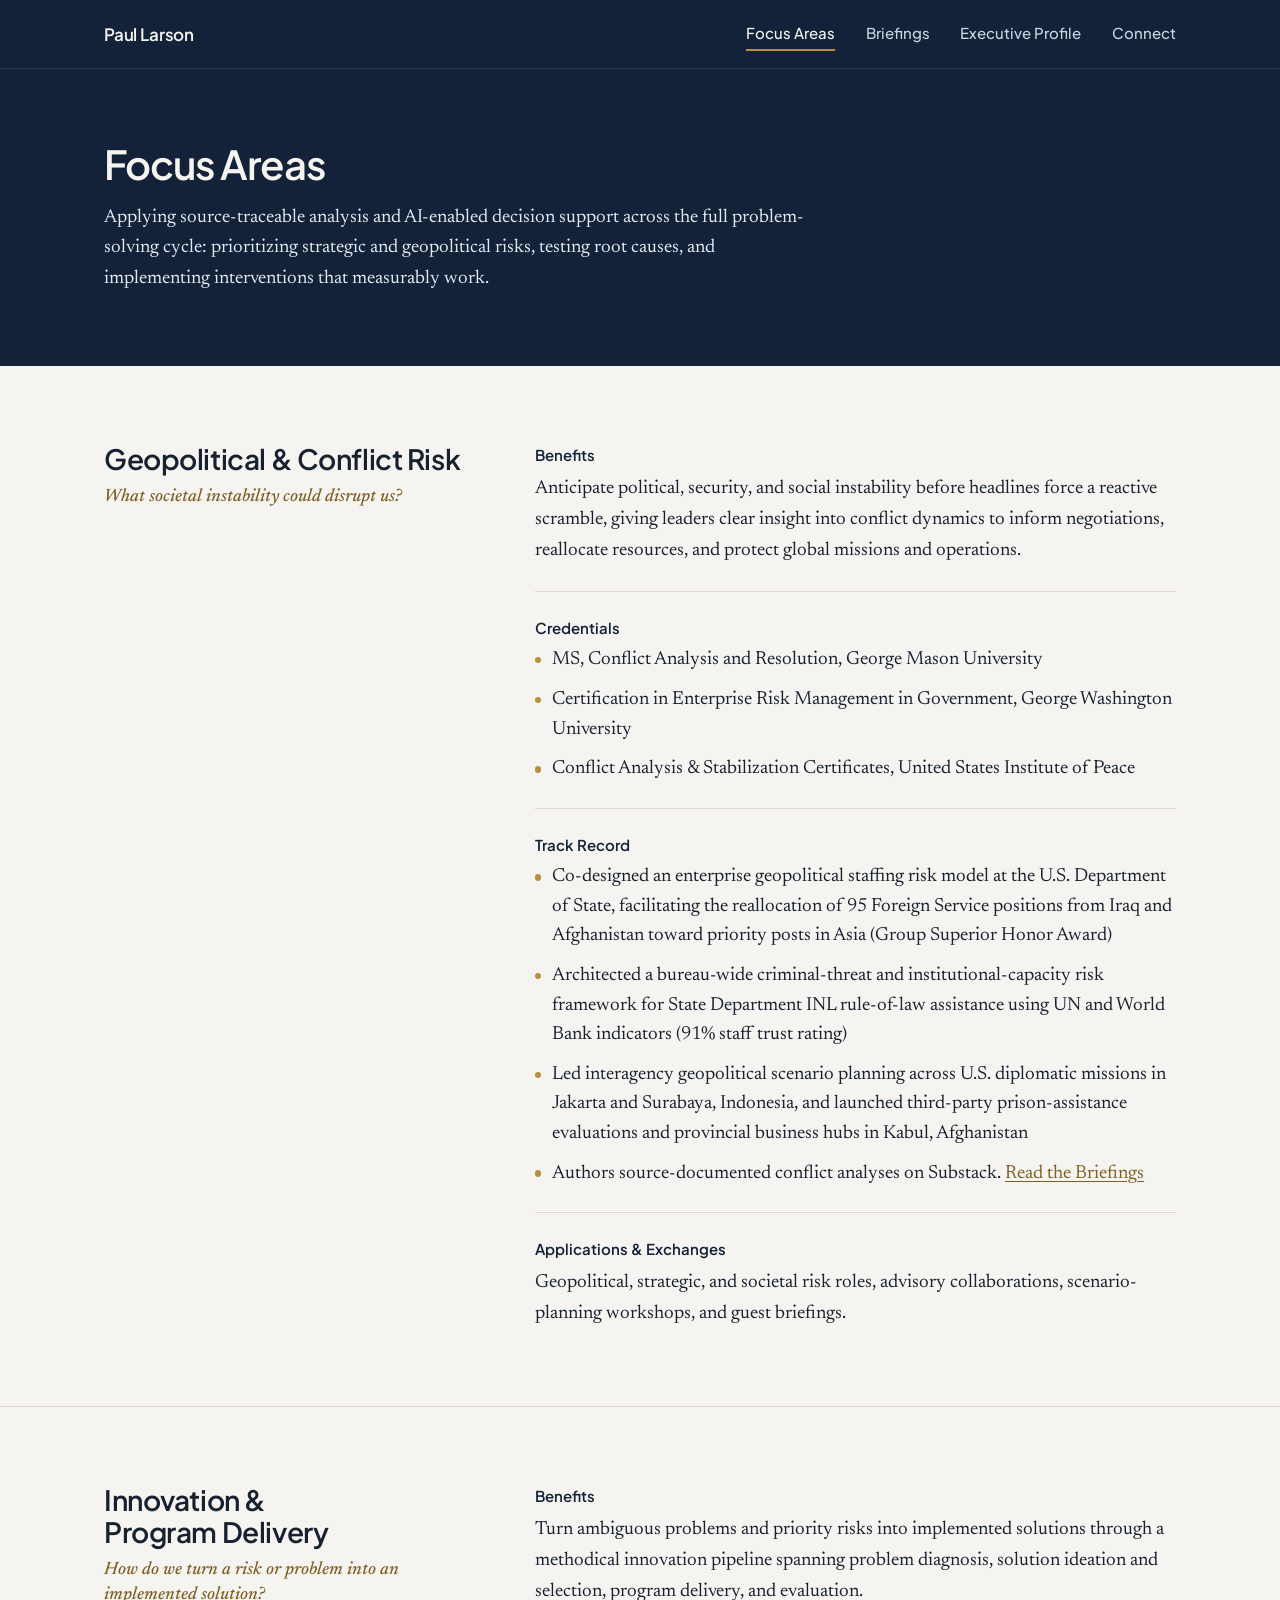
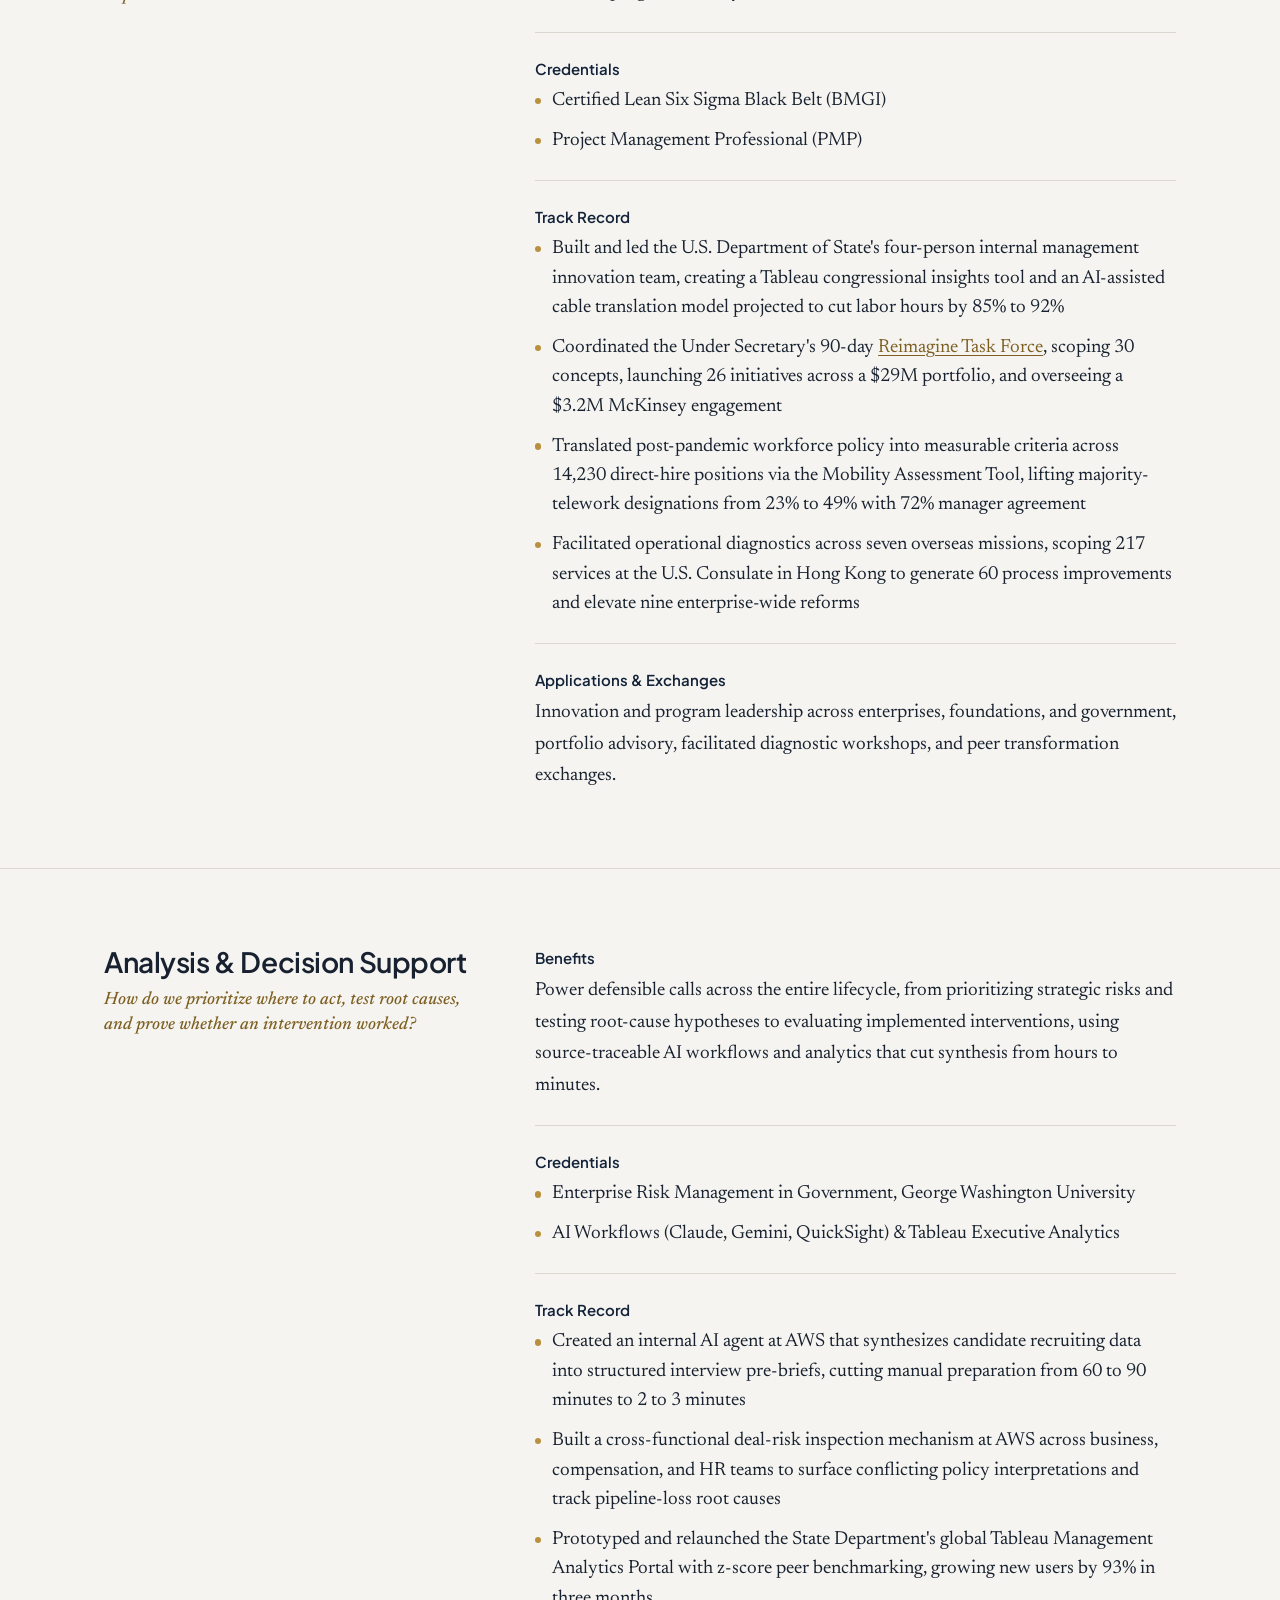
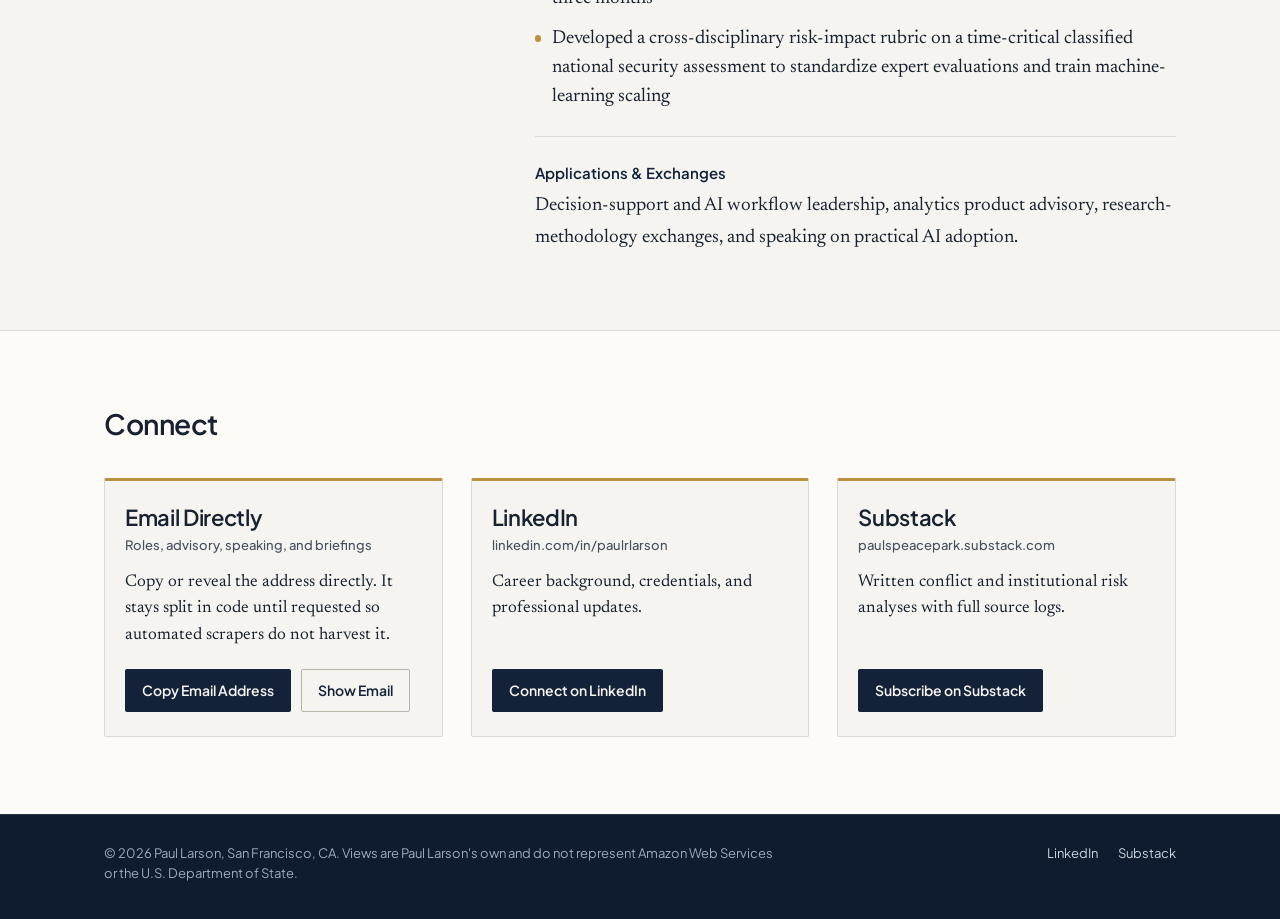
<file: methodology.html>
<!DOCTYPE html>
<html lang="en">
<head>
  <meta charset="utf-8">
  <meta name="viewport" content="width=device-width, initial-scale=1">
  <title>Focus Areas | Paul Larson</title>
  <meta name="description" content="Paul Larson's three focus areas: geopolitical and conflict risk, innovation and program delivery, and analysis and decision support.">
  <meta name="author" content="Paul Larson">
  <meta property="og:title" content="Focus Areas | Paul Larson">
  <meta property="og:description" content="Paul Larson's three focus areas: geopolitical and conflict risk, innovation and program delivery, and analysis and decision support.">
  <meta property="og:type" content="website">
  <meta property="og:site_name" content="Paul Larson">
  <meta property="og:image" content="https://paulrlarson.github.io/assets/paul-larson.jpg">
  <meta property="og:url" content="https://paulrlarson.github.io/methodology.html">
  <meta name="twitter:card" content="summary">
  <meta name="theme-color" content="#132239">
  <link rel="canonical" href="https://paulrlarson.github.io/methodology.html">
  <link rel="icon" href="assets/favicon.svg" type="image/svg+xml">
  <link rel="preconnect" href="https://fonts.googleapis.com">
  <link rel="preconnect" href="https://fonts.gstatic.com" crossorigin>
  <link rel="stylesheet" href="https://fonts.googleapis.com/css2?family=Newsreader:ital,opsz,wght@0,6..72,400;0,6..72,500;1,6..72,400&amp;family=Plus+Jakarta+Sans:wght@400;500;600&amp;display=swap">
  <link rel="stylesheet" href="assets/styles.css">
  <script>document.documentElement.classList.add("js");</script>
  <script src="site-config.js" defer></script>
  <script src="assets/main.js" defer></script>
</head>
<body>
  <a class="skip-link" href="#main">Skip to Content</a>
  <header class="site-header">
    <div class="wrap">
      <a class="wordmark" href="index.html">Paul Larson</a>
      <button class="nav-toggle" type="button" aria-expanded="false" aria-controls="site-nav">Menu</button>
      <nav id="site-nav" class="site-nav" aria-label="Main">
        <ul>
          <li><a href="methodology.html" aria-current="page">Focus Areas</a></li>
          <li><a href="briefings.html">Briefings</a></li>
          <li><a href="about.html">Executive Profile</a></li>
          <li><a href="contact.html">Connect</a></li>
        </ul>
      </nav>
    </div>
  </header>
  <main id="main">
    <section class="page-head">
      <div class="wrap">
        <h1>Focus Areas</h1>
        <p class="lede">Applying source-traceable analysis and AI-enabled decision support across the full problem-solving cycle: prioritizing strategic and geopolitical risks, testing root causes, and implementing interventions that measurably work.</p>
      </div>
    </section>

    <section class="section" aria-labelledby="geopolitical-risk-title">
      <div class="wrap method-detail" id="geopolitical-risk">
        <div class="method-aside">
          <h2 id="geopolitical-risk-title">Geopolitical &amp; Conflict Risk</h2>
          <p class="method-question">What societal instability could disrupt us?</p>
        </div>
        <dl class="facts">
          <dt>Benefits</dt>
          <dd>Anticipate political, security, and social instability before headlines force a reactive scramble, giving leaders clear insight into conflict dynamics to inform negotiations, reallocate resources, and protect global missions and operations.</dd>
          <dt>Credentials</dt>
          <dd>
            <ul class="record-list">
              <li>MS, Conflict Analysis and Resolution, George Mason University</li>
              <li>Certification in Enterprise Risk Management in Government, George Washington University</li>
              <li>Conflict Analysis &amp; Stabilization Certificates, United States Institute of Peace</li>
            </ul>
          </dd>
          <dt>Track Record</dt>
          <dd>
            <ul class="record-list">
              <li>Co-designed an enterprise geopolitical staffing risk model at the U.S. Department of State, facilitating the reallocation of 95 Foreign Service positions from Iraq and Afghanistan toward priority posts in Asia (Group Superior Honor Award)</li>
              <li>Architected a bureau-wide criminal-threat and institutional-capacity risk framework for State Department INL rule-of-law assistance using UN and World Bank indicators (91% staff trust rating)</li>
              <li>Led interagency geopolitical scenario planning across U.S. diplomatic missions in Jakarta and Surabaya, Indonesia, and launched third-party prison-assistance evaluations and provincial business hubs in Kabul, Afghanistan</li>
              <li>Authors source-documented conflict analyses on Substack. <a class="text-link" href="briefings.html">Read the Briefings</a></li>
            </ul>
          </dd>
          <dt>Applications &amp; Exchanges</dt>
          <dd>Geopolitical, strategic, and societal risk roles, advisory collaborations, scenario-planning workshops, and guest briefings.</dd>
        </dl>
      </div>
    </section>
    <section class="section" aria-labelledby="innovation-title">
      <div class="wrap method-detail" id="innovation">
        <div class="method-aside">
          <h2 id="innovation-title">Innovation &amp; Program Delivery</h2>
          <p class="method-question">How do we turn a risk or problem into an implemented solution?</p>
        </div>
        <dl class="facts">
          <dt>Benefits</dt>
          <dd>Turn ambiguous problems and priority risks into implemented solutions through a methodical innovation pipeline spanning problem diagnosis, solution ideation and selection, program delivery, and evaluation.</dd>
          <dt>Credentials</dt>
          <dd>
            <ul class="record-list">
              <li>Certified Lean Six Sigma Black Belt (BMGI)</li>
              <li>Project Management Professional (PMP)</li>
            </ul>
          </dd>
          <dt>Track Record</dt>
          <dd>
            <ul class="record-list">
              <li>Built and led the U.S. Department of State's four-person internal management innovation team, creating a Tableau congressional insights tool and an AI-assisted cable translation model projected to cut labor hours by 85% to 92%</li>
              <li>Coordinated the Under Secretary's 90-day <span data-reimagine>Reimagine Task Force</span>, scoping 30 concepts, launching 26 initiatives across a $29M portfolio, and overseeing a $3.2M McKinsey engagement</li>
              <li>Translated post-pandemic workforce policy into measurable criteria across 14,230 direct-hire positions via the Mobility Assessment Tool, lifting majority-telework designations from 23% to 49% with 72% manager agreement</li>
              <li>Facilitated operational diagnostics across seven overseas missions, scoping 217 services at the U.S. Consulate in Hong Kong to generate 60 process improvements and elevate nine enterprise-wide reforms</li>
            </ul>
          </dd>
          <dt>Applications &amp; Exchanges</dt>
          <dd>Innovation and program leadership across enterprises, foundations, and government, portfolio advisory, facilitated diagnostic workshops, and peer transformation exchanges.</dd>
        </dl>
      </div>
    </section>
    <section class="section" aria-labelledby="decision-support-title">
      <div class="wrap method-detail" id="decision-support">
        <div class="method-aside">
          <h2 id="decision-support-title">Analysis &amp; Decision Support</h2>
          <p class="method-question">How do we prioritize where to act, test root causes, and prove whether an intervention worked?</p>
        </div>
        <dl class="facts">
          <dt>Benefits</dt>
          <dd>Power defensible calls across the entire lifecycle, from prioritizing strategic risks and testing root-cause hypotheses to evaluating implemented interventions, using source-traceable AI workflows and analytics that cut synthesis from hours to minutes.</dd>
          <dt>Credentials</dt>
          <dd>
            <ul class="record-list">
              <li>Enterprise Risk Management in Government, George Washington University</li>
              <li>AI Workflows (Claude, Gemini, QuickSight) &amp; Tableau Executive Analytics</li>
            </ul>
          </dd>
          <dt>Track Record</dt>
          <dd>
            <ul class="record-list">
              <li>Created an internal AI agent at AWS that synthesizes candidate recruiting data into structured interview pre-briefs, cutting manual preparation from 60 to 90 minutes to 2 to 3 minutes</li>
              <li>Built a cross-functional deal-risk inspection mechanism at AWS across business, compensation, and HR teams to surface conflicting policy interpretations and track pipeline-loss root causes</li>
              <li>Prototyped and relaunched the State Department's global Tableau Management Analytics Portal with z-score peer benchmarking, growing new users by 93% in three months</li>
              <li>Developed a cross-disciplinary risk-impact rubric on a time-critical classified national security assessment to standardize expert evaluations and train machine-learning scaling</li>
            </ul>
          </dd>
          <dt>Applications &amp; Exchanges</dt>
          <dd>Decision-support and AI workflow leadership, analytics product advisory, research-methodology exchanges, and speaking on practical AI adoption.</dd>
        </dl>
      </div>
    </section>
    <section class="section section-raised connect" aria-labelledby="connect-title">
      <div class="wrap">
        <div class="section-head">
          <h2 id="connect-title">Connect</h2>
        </div>
        <div class="connect-grid">
          <article class="connect-card">
            <h3>Email Directly</h3>
            <p class="connect-id">Roles, advisory, speaking, and briefings</p>
            <p class="connect-desc">Copy or reveal the address directly. It stays split in code until requested so automated scrapers do not harvest it.</p>
            <div class="btn-row">
              <button class="btn btn-dark" type="button" data-email-copy>Copy Email Address</button>
              <button class="btn btn-outline-dark" type="button" data-email-reveal aria-controls="email-out">Show Email</button>
            </div>
            <p id="email-out" class="email-reveal" hidden></p>
            <p id="email-copy-status" class="form-status" role="status" aria-live="polite"></p>
          </article>
          <article class="connect-card">
            <h3>LinkedIn</h3>
            <p class="connect-id" data-linkedin-display></p>
            <p class="connect-desc">Career background, credentials, and professional updates.</p>
            <a class="btn btn-dark" href="https://www.linkedin.com/in/paulrlarson" data-linkedin-link target="_blank" rel="noopener">Connect on LinkedIn</a>
          </article>
          <article class="connect-card">
            <h3>Substack</h3>
            <p class="connect-id" data-substack-display></p>
            <p class="connect-desc">Written conflict and institutional risk analyses with full source logs.</p>
            <a class="btn btn-dark" href="https://paulspeacepark.substack.com/subscribe" data-substack-subscribe target="_blank" rel="noopener">Subscribe on Substack</a>
          </article>
        </div>
      </div>
    </section>
  </main>

  <footer class="site-footer">
    <div class="footer-base">
      <div class="wrap">
        <p>&copy; <span data-year>2026</span> Paul Larson, San Francisco, CA. Views are Paul Larson's own and do not represent Amazon Web Services or the U.S. Department of State.</p>
        <div class="footer-links">
          <a href="https://www.linkedin.com/in/paulrlarson" data-linkedin-link target="_blank" rel="noopener">LinkedIn</a>
          <a href="https://paulspeacepark.substack.com" data-substack-link target="_blank" rel="noopener">Substack</a>
        </div>
      </div>
    </div>
  </footer>
</body>
</html>
</file>
<file: assets/styles.css>
/* Paul Larson, executive site styles
   Palette: deep navy for frames, warm off-white for reading, brass for markers.
   Type: Plus Jakarta Sans for headings and interface, Newsreader for prose. */

:root {
  --navy-950: #0F1C30;
  --navy-900: #132239;
  --navy-800: #1B2D4A;
  --navy-700: #2A4166;
  --mist: #C9D3E0;
  --mist-soft: #9DAABD;
  --paper: #F5F4F0;
  --paper-raised: #FCFBF8;
  --rule: #DCD8CF;
  --rule-strong: #B9B3A6;
  --ink: #18212F;
  --ink-soft: #46505F;
  --brass: #B8903E;
  --brass-ink: #7D5F22;

  --sans: "Plus Jakarta Sans", system-ui, -apple-system, "Segoe UI", sans-serif;
  --serif: "Newsreader", "Iowan Old Style", Georgia, serif;

  --step--1: 0.8125rem;
  --step-0: 1rem;
  --step-1: 1.1875rem;
  --step-2: 1.375rem;
  --step-3: 1.75rem;
  --step-4: clamp(1.875rem, 1.4rem + 1.6vw, 2.5rem);
  --step-5: clamp(2.75rem, 1.9rem + 3.8vw, 4.75rem);

  --wrap: 72rem;
  --gutter: clamp(1.25rem, 4vw, 2.5rem);
  --section: clamp(3.25rem, 6vw, 5.5rem);
  --radius: 2px;
}

*,
*::before,
*::after { box-sizing: border-box; }

html { -webkit-text-size-adjust: 100%; scroll-behavior: smooth; }
@media (prefers-reduced-motion: reduce) { html { scroll-behavior: auto; } }

body {
  margin: 0;
  background: var(--paper);
  color: var(--ink);
  font-family: var(--sans);
  font-size: var(--step-0);
  line-height: 1.55;
  text-rendering: optimizeLegibility;
  -webkit-font-smoothing: antialiased;
}

img, svg { display: block; max-width: 100%; }

h1, h2, h3, h4, h5 {
  font-family: var(--sans);
  font-weight: 600;
  line-height: 1.15;
  letter-spacing: -0.015em;
  margin: 0;
  text-wrap: balance;
}

p { margin: 0; }

a { color: inherit; }

.prose a,
.text-link {
  color: var(--brass-ink);
  text-decoration-thickness: 1px;
  text-underline-offset: 0.18em;
}
.prose a:hover,
.text-link:hover { text-decoration-thickness: 2px; }

:focus-visible {
  outline: 2px solid var(--brass);
  outline-offset: 3px;
}

.wrap {
  width: 100%;
  max-width: var(--wrap);
  margin-inline: auto;
  padding-inline: var(--gutter);
}

.visually-hidden {
  position: absolute !important;
  width: 1px; height: 1px;
  padding: 0; margin: -1px;
  overflow: hidden; clip: rect(0 0 0 0);
  white-space: nowrap; border: 0;
}

.skip-link {
  position: absolute;
  left: var(--gutter);
  top: -3rem;
  background: var(--paper);
  color: var(--navy-900);
  padding: 0.5rem 0.9rem;
  font-weight: 600;
  z-index: 20;
}
.skip-link:focus { top: 0.75rem; }

/* ---------- Header ---------- */

.site-header {
  background: var(--navy-900);
  color: var(--paper);
  border-bottom: 1px solid rgba(201, 211, 224, 0.14);
}
.site-header .wrap {
  display: flex;
  align-items: center;
  justify-content: space-between;
  gap: 1.5rem;
  min-height: 4.25rem;
}
.wordmark {
  font-weight: 600;
  font-size: 1.0625rem;
  letter-spacing: -0.01em;
  text-decoration: none;
  white-space: nowrap;
}
.wordmark span {
  font-weight: 400;
  color: var(--mist-soft);
  margin-left: 0.6rem;
  padding-left: 0.6rem;
  border-left: 1px solid rgba(201, 211, 224, 0.3);
}
.site-nav ul {
  list-style: none;
  margin: 0;
  padding: 0;
  display: flex;
  gap: clamp(1rem, 2.4vw, 2rem);
}
.site-nav a {
  color: var(--mist);
  text-decoration: none;
  font-size: 0.9375rem;
  font-weight: 500;
  padding-block: 0.4rem;
  border-bottom: 2px solid transparent;
  transition: color 0.15s ease, border-color 0.15s ease;
}
.site-nav a:hover { color: var(--paper); }
.site-nav a[aria-current="page"] {
  color: var(--paper);
  border-bottom-color: var(--brass);
}
.nav-toggle {
  display: none;
  background: transparent;
  color: var(--paper);
  border: 1px solid rgba(201, 211, 224, 0.4);
  border-radius: var(--radius);
  font: inherit;
  font-size: 0.875rem;
  font-weight: 500;
  padding: 0.4rem 0.8rem;
  cursor: pointer;
}

@media (max-width: 760px) {
  .wordmark span { display: none; }
  .nav-toggle { display: inline-block; }
  .site-header .wrap { flex-wrap: wrap; }
  .site-nav { display: none; width: 100%; padding-bottom: 1rem; }
  .site-nav.is-open { display: block; }
  .site-nav ul { flex-direction: column; gap: 0.25rem; }
  .site-nav a { display: inline-block; padding-block: 0.5rem; }
}

/* ---------- Buttons ---------- */

.btn {
  display: inline-flex;
  align-items: center;
  justify-content: center;
  gap: 0.5rem;
  font: inherit;
  font-size: 0.9375rem;
  font-weight: 600;
  line-height: 1.2;
  padding: 0.8rem 1.25rem;
  border-radius: var(--radius);
  border: 1px solid transparent;
  text-decoration: none;
  cursor: pointer;
  transition: background-color 0.15s ease, border-color 0.15s ease, color 0.15s ease;
}
.btn-light { background: var(--paper); color: var(--navy-900); }
.btn-light:hover { background: #FFFFFF; }
.btn-outline-light { color: var(--paper); border-color: rgba(201, 211, 224, 0.45); }
.btn-outline-light:hover { border-color: var(--paper); }
.btn-dark { background: var(--navy-900); color: var(--paper); }
.btn-dark:hover { background: var(--navy-700); }
.btn-outline-dark { color: var(--navy-900); border-color: var(--rule-strong); background: transparent; }
.btn-outline-dark:hover { border-color: var(--navy-900); }
.btn-row { display: flex; flex-wrap: wrap; gap: 0.75rem; }

.inline-copy-btn {
  background: none;
  border: 0;
  padding: 0;
  font: inherit;
  font-weight: 600;
  color: var(--brass-ink);
  text-decoration: underline;
  text-underline-offset: 0.18em;
  cursor: pointer;
}
.inline-copy-btn:hover { color: var(--navy-900); }

/* ---------- Home hero ---------- */

.hero {
  background: var(--navy-900);
  color: var(--paper);
  padding-block: clamp(3rem, 7vw, 6rem) clamp(2.5rem, 5vw, 4rem);
  overflow: hidden;
}
.hero .wrap {
  display: grid;
  grid-template-columns: minmax(0, 1.2fr) minmax(0, 0.8fr);
  gap: clamp(2rem, 5vw, 4.5rem);
  align-items: center;
}
.hero-name {
  font-size: var(--step-5);
  font-weight: 600;
  letter-spacing: -0.035em;
  line-height: 0.98;
}
.hero-headline {
  margin-top: 1.25rem;
  font-size: var(--step-2);
  font-weight: 500;
  line-height: 1.3;
  color: var(--mist);
  letter-spacing: -0.01em;
  max-width: 30ch;
}
.hero-sub {
  margin-top: 1.5rem;
  font-family: var(--serif);
  font-size: var(--step-1);
  line-height: 1.6;
  color: #E4E9F0;
  max-width: 39rem;
}
.hero-location {
  margin-top: 1.25rem;
  font-size: 0.875rem;
  color: var(--mist-soft);
}
.hero .btn-row { margin-top: 2rem; }

.hero-photo {
  margin: 0;
  justify-self: end;
  width: 100%;
  max-width: 30rem;
}
.hero-photo img {
  width: 100%;
  height: auto;
  aspect-ratio: 1;
  object-fit: cover;
  border-radius: var(--radius);
  box-shadow: 0 0 0 1px rgba(201, 211, 224, 0.2), 0 18px 48px rgba(6, 12, 24, 0.45);
}

@media (max-width: 960px) {
  .hero .wrap { grid-template-columns: 1fr; }
  .hero-photo { order: -1; justify-self: start; max-width: 16rem; }
}

/* Field map band (Executive Profile page) */
.map-band { background: var(--navy-900); color: var(--paper); }
.map-band .section-head h2 { color: var(--paper); }
.map-band .section-head p { color: var(--mist); }

/* ---------- Field map ---------- */

.field-map { margin: 0; }
.field-map-canvas {
  position: relative;
  aspect-ratio: 1200 / 480;
}
.field-map-canvas > img,
.field-map-canvas > svg {
  position: absolute;
  inset: 0;
  width: 100%;
  height: 100%;
}
.pin { cursor: pointer; outline: none; }
.pin .pin-hit { fill: transparent; }
.pin-work .pin-dot { fill: var(--brass); }
.pin-study .pin-dot { fill: var(--navy-900); stroke: var(--brass); stroke-width: 2.6; }
.pin-home .pin-dot { fill: var(--paper); }
.pin .pin-halo { fill: var(--brass); opacity: 0.22; transition: opacity 0.15s ease; }
.pin-home .pin-halo { fill: var(--paper); }
.pin:hover .pin-dot,
.pin.is-active .pin-dot,
.pin:focus-visible .pin-dot { stroke: var(--paper); stroke-width: 3; }
.pin:focus-visible .pin-halo { opacity: 0.55; }

@media (prefers-reduced-motion: no-preference) {
  .js .pin {
    opacity: 0;
    animation: pin-in 0.5s ease-out forwards;
    animation-delay: calc(0.35s + var(--i, 0) * 0.12s);
  }
}
@keyframes pin-in { to { opacity: 1; } }

.map-tip {
  position: absolute;
  z-index: 3;
  pointer-events: none;
  background: var(--paper);
  color: var(--ink);
  padding: 0.55rem 0.75rem;
  border-radius: var(--radius);
  box-shadow: 0 6px 24px rgba(8, 16, 30, 0.35);
  font-size: 0.8125rem;
  line-height: 1.4;
  max-width: 17rem;
  transform: translate(-50%, calc(-100% - 12px));
  opacity: 0;
  transition: opacity 0.12s ease;
}
.map-tip.is-visible { opacity: 1; }
.map-tip strong { display: block; font-weight: 600; margin-bottom: 0.15rem; }

.field-map figcaption {
  margin-top: 1rem;
  font-size: var(--step--1);
  color: var(--mist-soft);
  display: flex;
  flex-wrap: wrap;
  gap: 0.4rem 1.25rem;
}
.legend-item { display: inline-flex; align-items: center; gap: 0.45rem; }
.legend-swatch {
  width: 0.6rem; height: 0.6rem;
  border-radius: 50%;
  flex: none;
}
.legend-swatch.work { background: var(--brass); }
.legend-swatch.study { border: 2px solid var(--brass); }
.legend-swatch.home { background: var(--paper); }

/* ---------- Page header (inner pages) ---------- */

.page-head {
  background: var(--navy-900);
  color: var(--paper);
  padding-block: clamp(2.75rem, 6vw, 4.5rem);
}
.page-head h1 {
  font-size: var(--step-4);
  letter-spacing: -0.025em;
}
.page-head .lede {
  margin-top: 1rem;
  font-family: var(--serif);
  font-size: var(--step-1);
  line-height: 1.6;
  color: #E4E9F0;
  max-width: 44rem;
}
.page-head .btn-row { margin-top: 1.75rem; }

/* ---------- Sections ---------- */

.section { padding-block: var(--section); }
.section + .section { border-top: 1px solid var(--rule); }
.section-raised { background: var(--paper-raised); }

.section-head {
  display: flex;
  flex-wrap: wrap;
  align-items: baseline;
  justify-content: space-between;
  gap: 0.75rem 2rem;
  margin-bottom: clamp(1.75rem, 3vw, 2.5rem);
}
.section-head h2 { font-size: var(--step-3); }
.section-head p {
  font-family: var(--serif);
  font-size: var(--step-1);
  color: var(--ink-soft);
  flex: 1 0 100%;
  padding-right: max(0px, calc(100% - 40rem));
}

.prose {
  font-family: var(--serif);
  font-size: var(--step-1);
  line-height: 1.65;
  max-width: 45rem;
}
.prose p + p { margin-top: 1.1em; }

/* ---------- Editorial Briefings (Substack) ---------- */

.briefing-grid {
  display: grid;
  grid-template-columns: repeat(2, minmax(0, 1fr));
  gap: clamp(1.5rem, 3.5vw, 2.5rem);
}
@media (max-width: 760px) {
  .briefing-grid { grid-template-columns: 1fr; }
}

.briefing-list {
  display: grid;
  gap: clamp(1.5rem, 3vw, 2.25rem);
  max-width: 52rem;
}

.briefing-card {
  display: flex;
  flex-direction: column;
  padding: clamp(1.5rem, 3vw, 2rem);
  background: var(--paper);
  border: 1px solid var(--rule);
  border-top: 3px solid var(--navy-900);
  border-radius: var(--radius);
}
.section:not(.section-raised) .briefing-card {
  background: var(--paper-raised);
}
.briefing-meta {
  font-size: var(--step--1);
  font-weight: 600;
  color: var(--brass-ink);
  letter-spacing: 0.01em;
}
.briefing-card h3 {
  margin-top: 0.55rem;
  font-size: var(--step-2);
  line-height: 1.28;
}
.briefing-title-link {
  text-decoration: none;
}
.briefing-title-link:hover {
  text-decoration: underline;
  text-decoration-thickness: 1.5px;
  text-underline-offset: 0.16em;
}
.briefing-summary {
  margin-top: 0.8rem;
  font-family: var(--serif);
  font-size: 1.125rem;
  line-height: 1.6;
  color: var(--ink-soft);
  flex: 1;
}
.briefing-links {
  margin-top: 1.25rem;
  display: flex;
  flex-wrap: wrap;
  gap: 0.5rem 1.5rem;
  font-size: 0.9375rem;
  font-weight: 600;
}

/* ---------- Methodology summary (home) ---------- */

.method-columns {
  display: grid;
  grid-template-columns: repeat(3, minmax(0, 1fr));
  gap: clamp(1.75rem, 3.5vw, 3rem);
}
.method-columns article {
  border-top: 2px solid var(--navy-900);
  padding-top: 1.25rem;
  display: flex;
  flex-direction: column;
}
.method-columns h3 { font-size: 1.25rem; line-height: 1.25; }
.method-question {
  font-family: var(--serif);
  font-style: italic;
  font-weight: 500;
  font-size: 1.0625rem;
  line-height: 1.4;
  color: var(--brass-ink);
  margin-top: 0.5rem;
}
.method-columns p:not(.method-question) {
  margin-top: 0.75rem;
  font-family: var(--serif);
  font-size: 1.0625rem;
  line-height: 1.6;
  color: var(--ink-soft);
  flex: 1;
}
.method-columns .text-link { margin-top: 1.25rem; font-weight: 600; font-size: 0.9375rem; }
@media (max-width: 900px) {
  .method-columns { grid-template-columns: 1fr; }
}

/* ---------- Methodology page ---------- */

.method-detail {
  display: grid;
  grid-template-columns: minmax(0, 0.8fr) minmax(0, 1.4fr);
  gap: clamp(1.75rem, 5vw, 4.5rem);
  scroll-margin-top: 1.5rem;
}
.method-detail h2 { font-size: var(--step-3); }
.method-detail .method-aside p:not(.method-question) {
  margin-top: 1rem;
  font-size: 0.9375rem;
  color: var(--ink-soft);
}
.method-detail .method-aside .method-question {
  font-size: 1.125rem;
  margin-top: 0.6rem;
}
.method-detail .btn { margin-top: 1.5rem; }
.method-detail .method-aside .method-summary {
  margin-top: 0.75rem;
  font-family: var(--serif);
  font-size: var(--step-1);
  line-height: 1.55;
  color: var(--ink-soft);
}
.record-list { list-style: none; margin: 0; padding: 0; }
.record-list li {
  position: relative;
  padding-left: 1.1rem;
  line-height: 1.55;
}
.record-list li + li { margin-top: 0.65rem; }
.prose .record-list { margin-top: 1.15rem; }
.prose .record-list li + li { margin-top: 0.85rem; }
.prose .record-list strong { color: var(--navy-900); font-weight: 600; }
.record-list li::before {
  content: "";
  position: absolute;
  left: 0;
  top: 0.62em;
  width: 0.4rem;
  height: 0.4rem;
  background: var(--brass);
  border-radius: 50%;
}
.facts { margin: 0; }
.facts dt {
  font-size: 0.9375rem;
  font-weight: 600;
  color: var(--navy-900);
}
.facts dd {
  margin: 0.4rem 0 0;
  font-family: var(--serif);
  font-size: var(--step-1);
  line-height: 1.65;
  max-width: 44rem;
}
.facts dd + dt { margin-top: 1.5rem; padding-top: 1.5rem; border-top: 1px solid var(--rule); }
@media (max-width: 860px) {
  .method-detail { grid-template-columns: 1fr; }
}

.overview-block {
  background: var(--navy-900);
  color: var(--paper);
}
.overview-block .wrap {
  display: grid;
  grid-template-columns: minmax(0, 0.8fr) minmax(0, 1.4fr);
  gap: clamp(1.75rem, 5vw, 4.5rem);
}
.overview-block h2 { font-size: var(--step-3); }
.overview-block .overview-note {
  margin-top: 1rem;
  font-size: 0.9375rem;
  color: var(--mist-soft);
}
.overview-block .prose { color: #E4E9F0; }
.overview-block.overview-light { background: var(--paper-raised); color: var(--ink); }
.overview-block.overview-light .overview-note { color: var(--ink-soft); }
.overview-block.overview-light .prose { color: var(--ink); }
.method-callout {
  margin-top: 1.4rem;
  padding: 1.1rem 1.35rem;
  background: #EDEFF3;
  border: 1px solid var(--rule-strong);
  border-left: 4px solid var(--brass);
  border-radius: var(--radius);
  font-family: var(--sans);
}
.method-callout strong {
  display: block;
  font-size: 0.8125rem;
  font-weight: 600;
  letter-spacing: 0.04em;
  text-transform: uppercase;
  color: var(--brass-ink);
  margin-bottom: 0.35rem;
}
.method-callout p {
  font-family: var(--serif);
  font-size: 1.0625rem;
  line-height: 1.55;
  color: var(--navy-900);
}
@media (max-width: 860px) {
  .overview-block .wrap { grid-template-columns: 1fr; }
}

/* ---------- Executive profile ---------- */

.profile-head-row {
  display: flex;
  flex-wrap: wrap;
  justify-content: space-between;
  align-items: center;
  gap: 1.5rem;
}

.cv { display: grid; gap: clamp(3rem, 6vw, 4.5rem); }

.cv-block { border-top: 3px solid var(--navy-900); padding-top: 1.1rem; scroll-margin-top: 1.5rem; }

.cv-jump {
  display: flex;
  flex-wrap: wrap;
  gap: 0.6rem;
  margin-top: 1.75rem;
}
.cv-jump .btn { font-size: 0.875rem; padding: 0.65rem 1rem; }
.cv-title {
  font-size: var(--step-3);
  color: var(--navy-900);
  margin-bottom: 1.5rem;
}

.cv-sub {
  margin-top: 2rem;
  padding: 1.5rem clamp(1.1rem, 3vw, 2rem) 1.25rem;
  background: #E9EDF2;
  border-left: 4px solid var(--brass);
  border-radius: var(--radius);
}
.cv-sub-title {
  font-size: var(--step-2);
  color: var(--navy-900);
  margin-bottom: 1.1rem;
}
.cv-sub .ledger > li { border-bottom-color: #CDD5DF; }

.cv-group {
  display: grid;
  grid-template-columns: minmax(0, 13rem) minmax(0, 1fr);
  gap: 0.5rem clamp(1.25rem, 3vw, 2.5rem);
  padding-block: 1.1rem;
  border-top: 1px solid var(--rule-strong);
}
.cv-group:first-of-type { border-top: 0; padding-top: 0; }
.cv-sub .cv-group { border-top-color: #C3CCD8; }
.cv-group .ledger > li:last-child,
.cv-sub .ledger > li:last-child { border-bottom: 0; padding-bottom: 0; }
.cv-group-label {
  font-size: 0.9375rem;
  font-weight: 600;
  line-height: 1.35;
  color: var(--brass-ink);
  letter-spacing: 0;
  padding-top: 0.1rem;
}
@media (max-width: 760px) {
  .cv-group { grid-template-columns: 1fr; }
}

.ledger { list-style: none; margin: 0; padding: 0; }
.ledger > li {
  display: grid;
  grid-template-columns: 8.5rem minmax(0, 1fr);
  gap: 0.25rem 1.5rem;
  padding-block: 0.9rem;
  border-bottom: 1px solid var(--rule);
}
.ledger > li:first-child { padding-top: 0; }
.ledger .when {
  font-size: 0.875rem;
  font-weight: 500;
  color: var(--ink-soft);
  font-variant-numeric: tabular-nums;
  padding-top: 0.15rem;
}
.ledger .what { font-weight: 600; line-height: 1.4; }
.ledger .where {
  display: block;
  margin-top: 0.15rem;
  font-family: var(--serif);
  font-size: 1.0625rem;
  font-weight: 500;
  color: var(--navy-800);
}
.ledger .impact {
  display: block;
  margin-top: 0.35rem;
  font-family: var(--serif);
  font-size: 1rem;
  font-weight: 400;
  line-height: 1.55;
  color: var(--ink-soft);
  max-width: 48rem;
}
.ledger.plain > li { grid-template-columns: 1fr; }
@media (max-width: 760px) {
  .ledger > li { grid-template-columns: 1fr; gap: 0.15rem; }
}

.print-only { display: none; }

/* ---------- Follow and connect ---------- */

.connect-grid {
  display: grid;
  grid-template-columns: repeat(auto-fit, minmax(min(100%, 15rem), 1fr));
  gap: clamp(1rem, 2.5vw, 1.75rem);
}
.connect-card {
  display: flex;
  flex-direction: column;
  padding: 1.5rem 1.25rem 1.5rem;
  background: var(--paper-raised);
  border: 1px solid var(--rule);
  border-top: 3px solid var(--brass);
  border-radius: var(--radius);
}
.section-raised .connect-card { background: var(--paper); }
.connect-card h3 { font-size: var(--step-2); }
.connect-id {
  margin-top: 0.3rem;
  font-size: 0.8125rem;
  font-weight: 500;
  color: var(--ink-soft);
  overflow-wrap: anywhere;
}
.connect-desc {
  margin-top: 0.9rem;
  font-family: var(--serif);
  font-size: 1.0625rem;
  line-height: 1.55;
  flex: 1;
}
.connect-card .btn {
  margin-top: 1.25rem;
  align-self: flex-start;
  white-space: nowrap;
  font-size: 0.875rem;
  padding: 0.75rem 1rem;
}
.connect-card .btn-row {
  margin-top: 1.25rem;
  gap: 0.6rem;
}
.connect-card .btn-row .btn {
  margin-top: 0;
}

/* ---------- Inquiries ---------- */

.inquiry-layout {
  display: grid;
  grid-template-columns: minmax(0, 1.5fr) minmax(0, 1fr);
  gap: clamp(2rem, 5vw, 4.5rem);
  align-items: start;
}
@media (max-width: 900px) {
  .inquiry-layout { grid-template-columns: 1fr; }
}
.inquiry-form fieldset { border: 0; margin: 0; padding: 0; }
.inquiry-form legend {
  font-size: var(--step-2);
  font-weight: 600;
  letter-spacing: -0.01em;
  margin-bottom: 1rem;
  padding: 0;
}
.topic-options { display: grid; grid-template-columns: repeat(2, minmax(0, 1fr)); gap: 0.75rem; }
@media (max-width: 600px) { .topic-options { grid-template-columns: 1fr; } }
.topic-option { position: relative; }
.topic-option input { position: absolute; opacity: 0; inset: 0; margin: 0; cursor: pointer; }
.topic-option label {
  display: block;
  height: 100%;
  padding: 1rem 1.1rem;
  border: 1px solid var(--rule-strong);
  border-radius: var(--radius);
  background: var(--paper-raised);
  cursor: pointer;
  transition: border-color 0.15s ease, background-color 0.15s ease;
}
.topic-option label strong { display: block; font-weight: 600; }
.topic-option label span {
  display: block;
  margin-top: 0.3rem;
  font-family: var(--serif);
  font-size: 1rem;
  line-height: 1.45;
  color: var(--ink-soft);
}
.topic-option input:checked + label {
  border-color: var(--navy-900);
  background: #EEF1F5;
  box-shadow: inset 3px 0 0 var(--brass);
}
.topic-option input:focus-visible + label { outline: 2px solid var(--brass); outline-offset: 2px; }

.field-grid { display: grid; grid-template-columns: repeat(2, minmax(0, 1fr)); gap: 1rem 1.25rem; margin-top: 2rem; }
.field-grid .full { grid-column: 1 / -1; }
@media (max-width: 600px) { .field-grid { grid-template-columns: 1fr; } }
.field label {
  display: block;
  font-size: 0.875rem;
  font-weight: 600;
  margin-bottom: 0.4rem;
}
.field label .optional { font-weight: 400; color: var(--ink-soft); }
.field input,
.field textarea {
  width: 100%;
  font: inherit;
  font-size: 1rem;
  color: var(--ink);
  background: #FFFFFF;
  border: 1px solid var(--rule-strong);
  border-radius: var(--radius);
  padding: 0.7rem 0.8rem;
}
.field textarea { min-height: 9rem; resize: vertical; line-height: 1.5; }
.field input:focus,
.field textarea:focus { outline: 2px solid var(--brass); outline-offset: 0; border-color: var(--navy-900); }
.form-actions { margin-top: 1.5rem; display: flex; flex-wrap: wrap; align-items: center; gap: 1rem; }
.form-status { font-size: 0.9375rem; color: var(--ink-soft); margin-top: 0.6rem; }
.form-status:empty { display: none; }
.form-actions .form-status { margin-top: 0; }
.form-status.is-error { color: #8A2A1F; }
.form-status.is-ok { color: #2F5A3A; }

.contact-aside { display: grid; gap: 1.25rem; }
.aside-block {
  padding: 1.5rem;
  border: 1px solid var(--rule);
  background: var(--paper-raised);
  border-radius: var(--radius);
}
.aside-block h2 { font-size: 1.1875rem; }
.aside-block p {
  margin-top: 0.5rem;
  font-family: var(--serif);
  font-size: 1.0625rem;
  line-height: 1.55;
  color: var(--ink-soft);
}
.aside-block .btn-row { margin-top: 1rem; }
.aside-block .btn { font-size: 0.875rem; padding: 0.7rem 1rem; }
.email-reveal {
  margin-top: 0.9rem;
  font-family: var(--sans);
  font-size: 0.9375rem;
  font-weight: 600;
  word-break: break-all;
}

/* ---------- Footer ---------- */

.site-footer {
  background: var(--navy-950);
  color: var(--mist);
  border-top: 1px solid rgba(201, 211, 224, 0.14);
}
.footer-base {
  padding-block: 1.75rem 2.25rem;
  font-size: var(--step--1);
  color: var(--mist-soft);
}
.footer-base .wrap {
  display: flex;
  flex-wrap: wrap;
  justify-content: space-between;
  gap: 0.75rem 2rem;
}
.footer-base p { max-width: 42rem; }
.footer-links { display: flex; flex-wrap: wrap; gap: 0.5rem 1.25rem; }
.footer-links a { color: var(--mist); text-decoration: none; }
.footer-links a:hover { color: var(--paper); text-decoration: underline; }

/* ---------- Print: executive profile ---------- */

@media print {
  @page { margin: 0.55in 0.6in; }
  html { font-size: 9.8pt; }
  body { background: #FFFFFF; color: #000000; }
  .site-header, .site-footer, .no-print, .skip-link { display: none !important; }
  .print-only { display: block; border-bottom: 2px solid #000000; padding-bottom: 8pt; margin-bottom: 6pt; }
  .print-headline { font-size: 11pt; font-weight: 500; color: #222222; margin-top: 3pt; }
  .print-contact { font-size: 9pt; margin-top: 4pt; color: #333333; font-family: var(--sans); }
  .profile-head-row { display: none; }
  .page-head { background: none; color: #000000; padding: 0; }
  .wrap { max-width: none; padding: 0; }
  .section { padding-block: 10pt; }
  .section + .section { border-top: 1px solid #999999; }
  .section-head { margin-bottom: 6pt; }
  .section-head h2 { font-size: 12.5pt; }
  .prose { font-size: 10pt; max-width: none; line-height: 1.42; }
  .cv { gap: 12pt; }
  .cv-block { border-top: 1.5px solid #000000; padding-top: 5pt; }
  .cv-title { font-size: 12.5pt; margin-bottom: 5pt; color: #000000; }
  .cv-sub { margin-top: 7pt; padding: 5pt 0 2pt 10pt; background: none; border-left: 2.5px solid #888888; }
  .cv-sub-title { font-size: 10.5pt; margin-bottom: 4pt; color: #000000; }
  .cv-group { grid-template-columns: 9rem 1fr; padding-block: 4pt; break-inside: avoid; }
  .cv-group-label { font-size: 8.8pt; color: #000000; }
  .ledger > li { padding-block: 3pt; grid-template-columns: 6.8rem 1fr; break-inside: avoid; }
  .ledger .when { font-size: 8.5pt; color: #333333; }
  .ledger .what { font-size: 9.5pt; }
  .ledger .where { font-size: 9.2pt; color: #222222; }
  .ledger .impact { font-size: 9pt; line-height: 1.38; color: #333333; max-width: none; margin-top: 2pt; }
  .connect { display: none; }
  a { color: #000000; text-decoration: none; }
}
</file>
